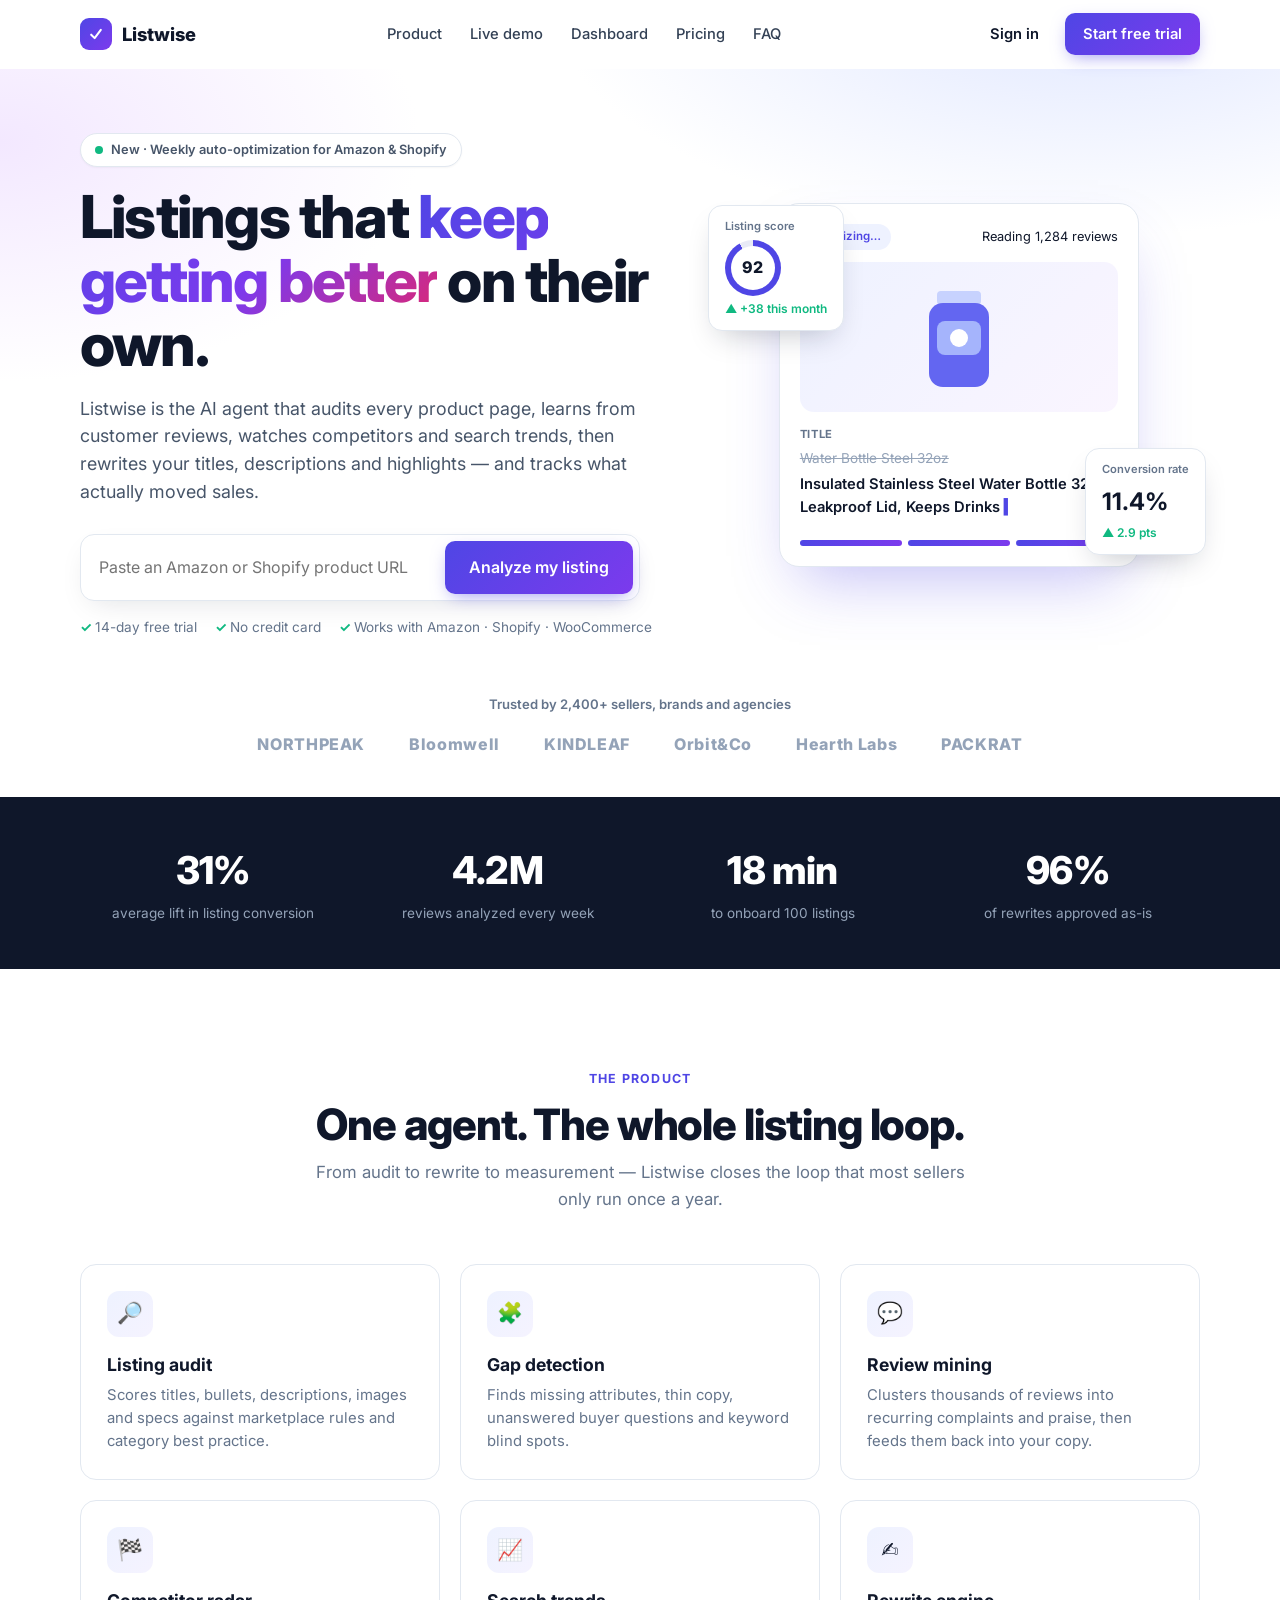
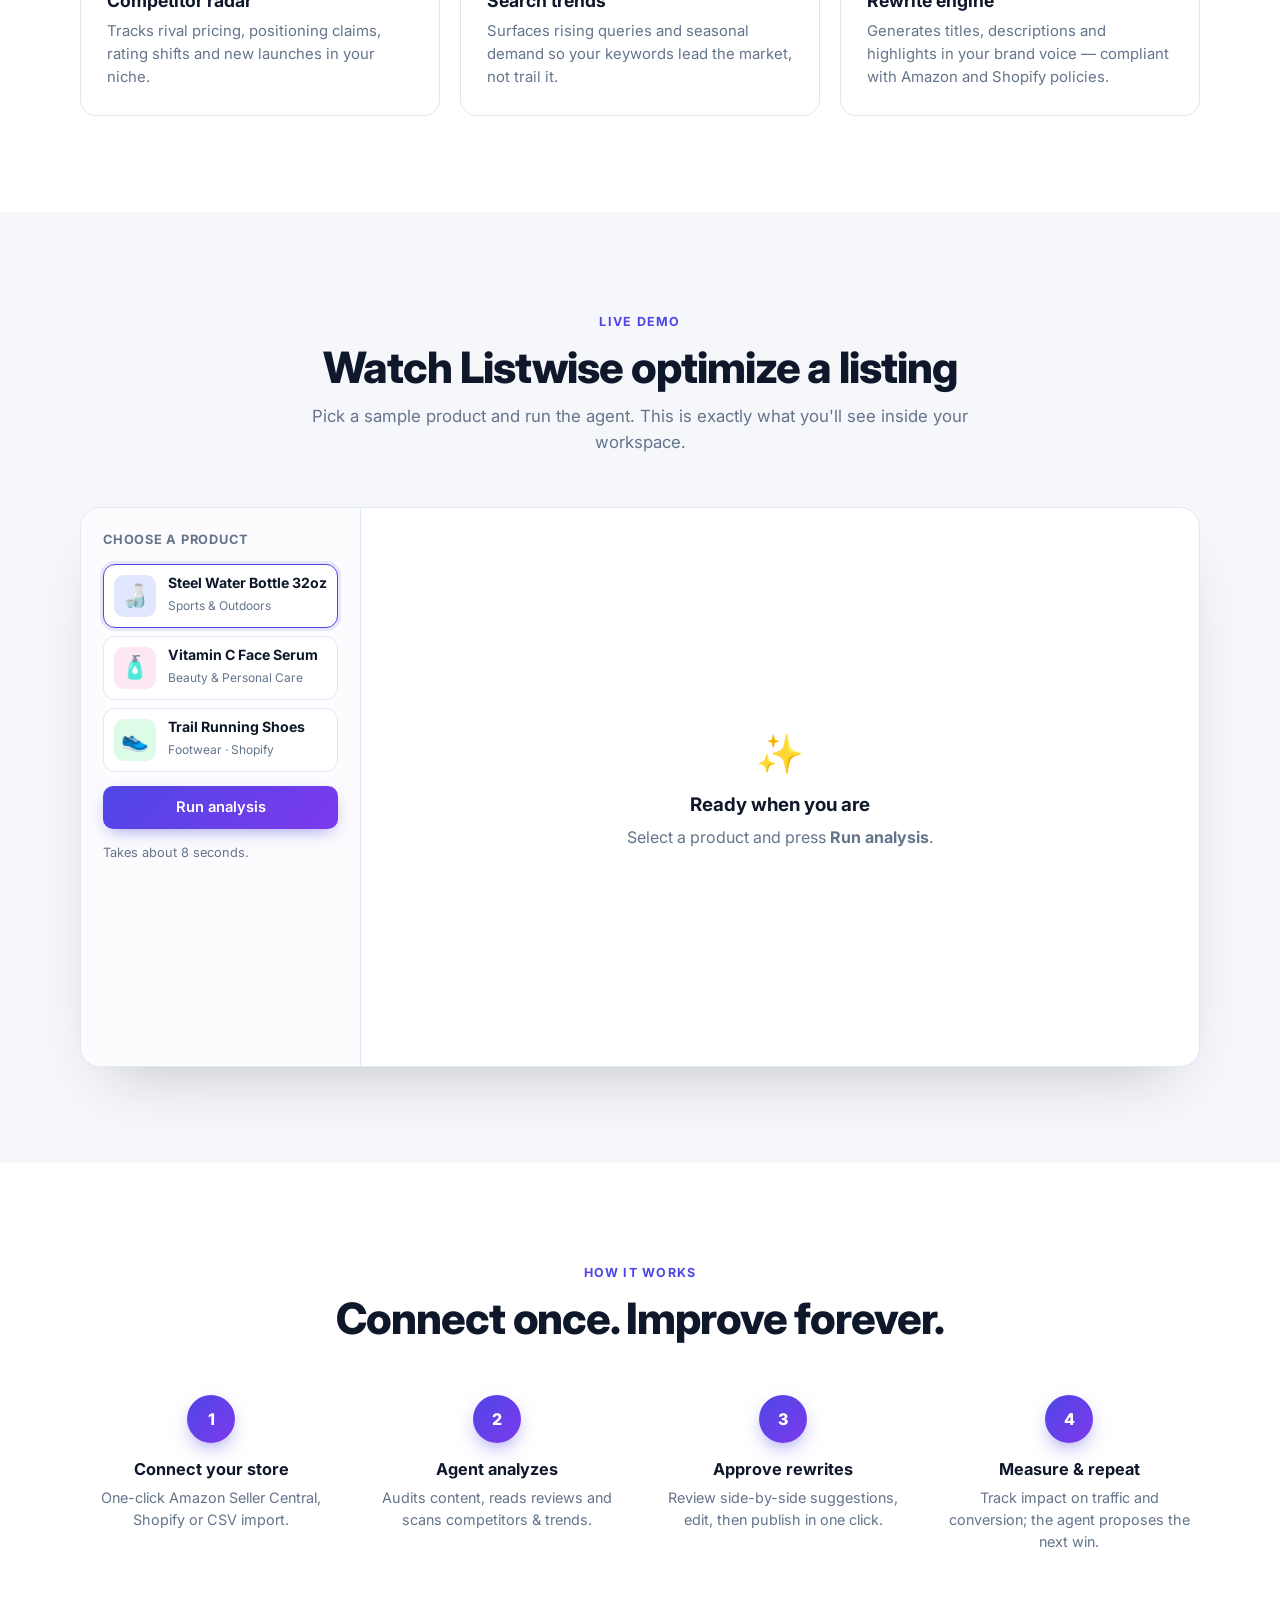
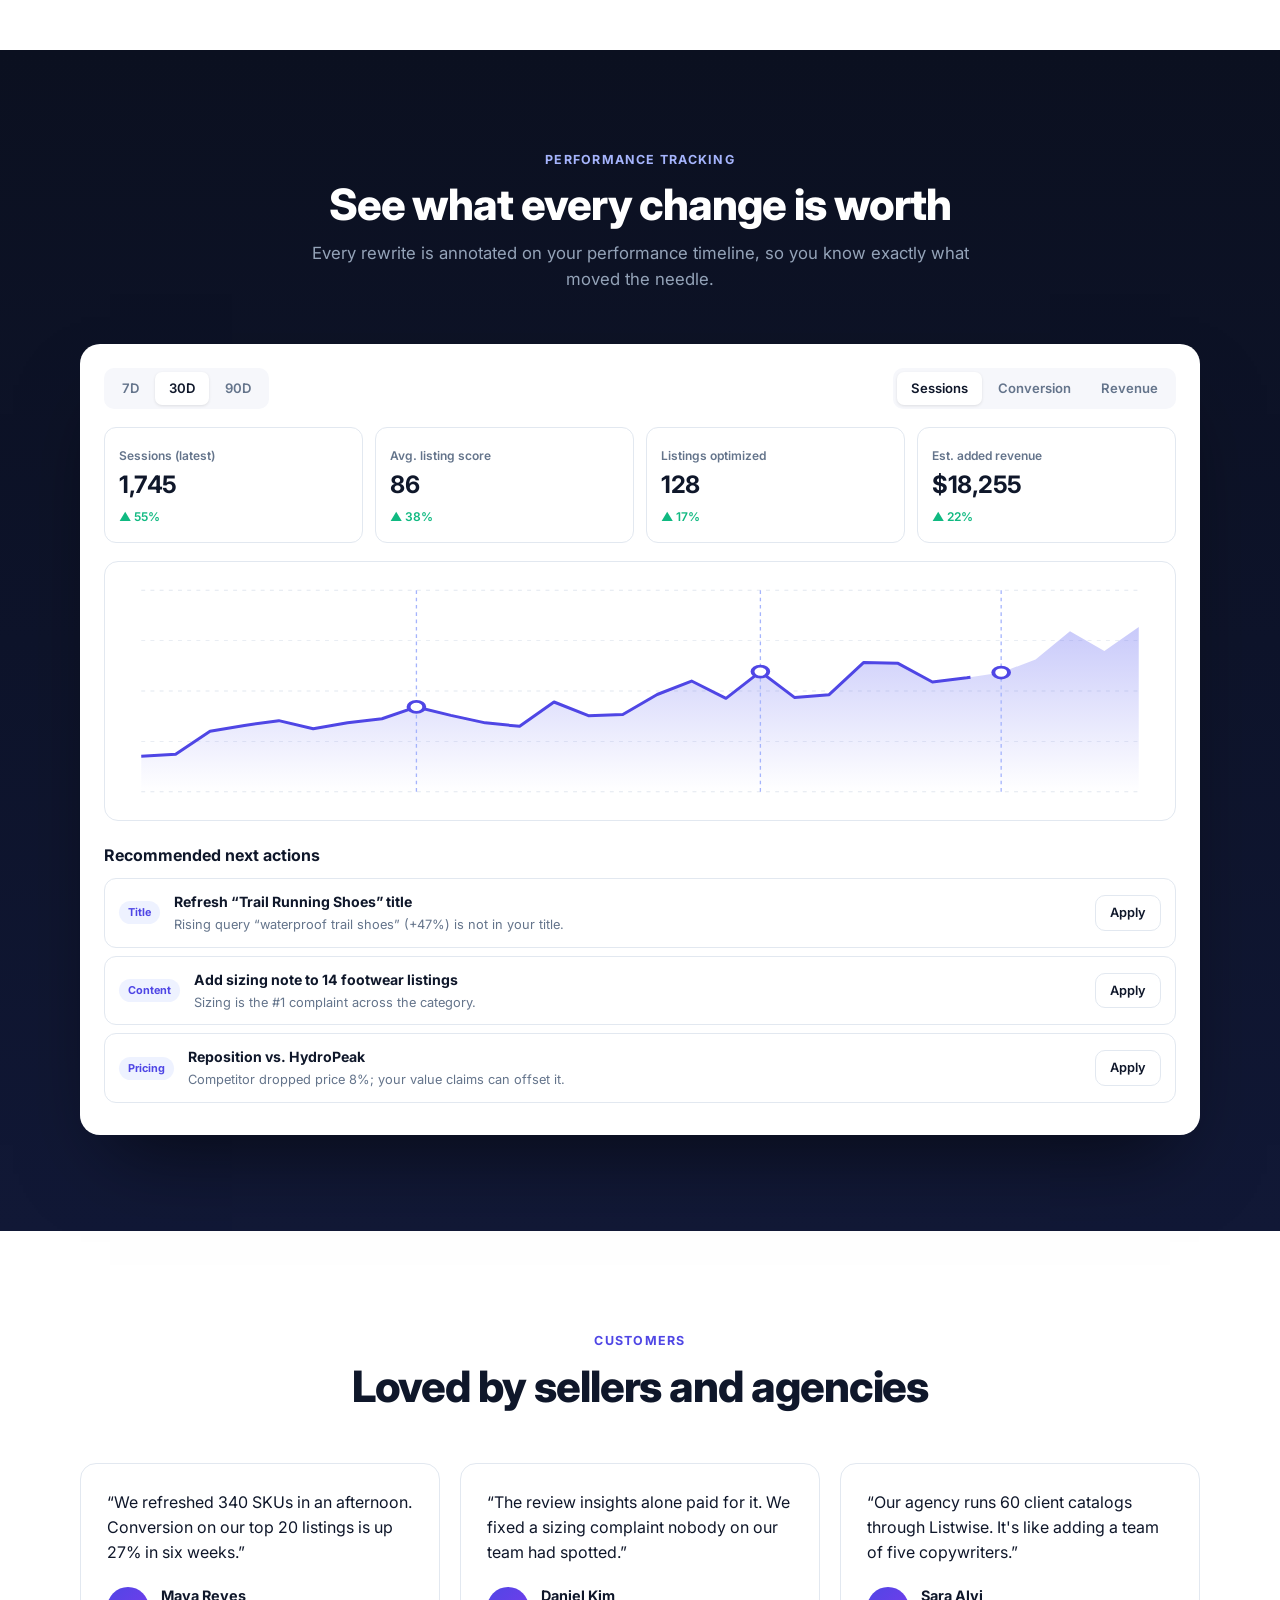
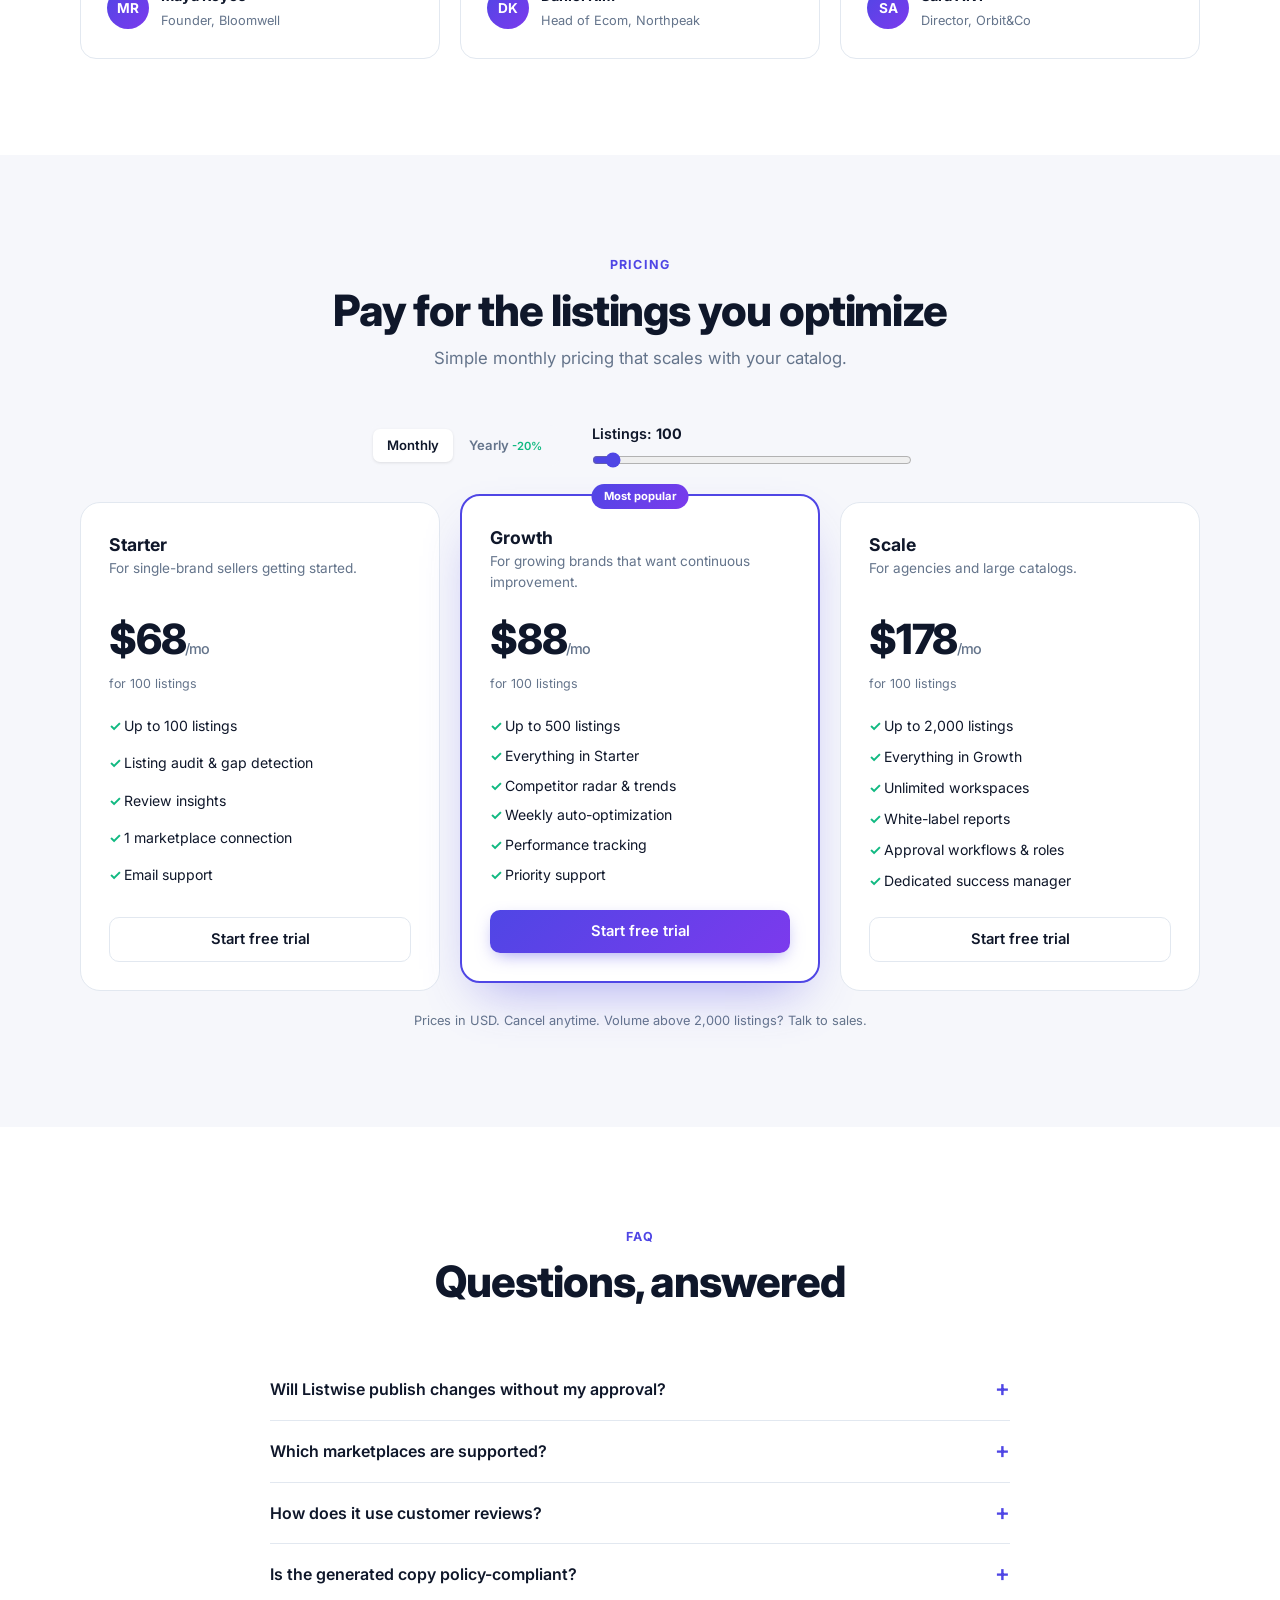
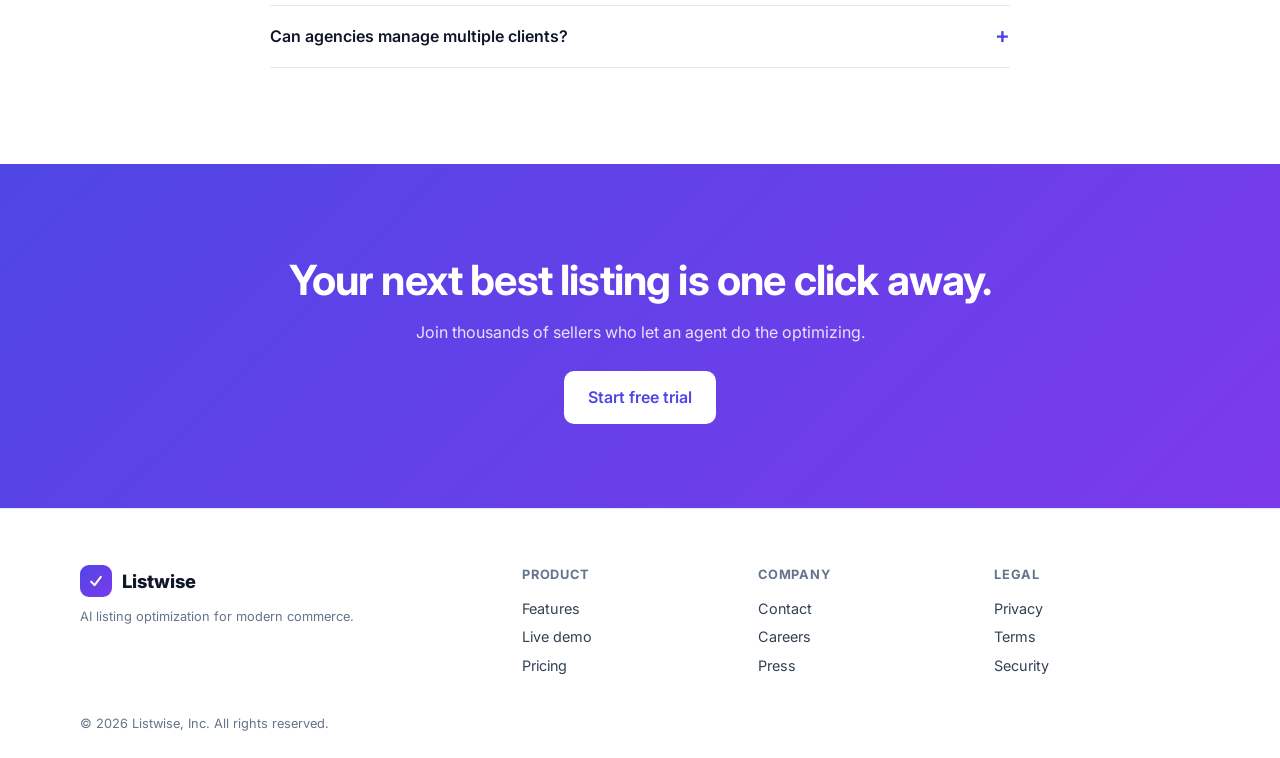
<file: index.html>
<!doctype html>
<html lang="en">
<head>
<meta charset="utf-8">
<meta name="viewport" content="width=device-width,initial-scale=1">
<title>Listwise — AI Product Listing Optimization Agent</title>
<meta name="description" content="Listwise audits your Amazon and Shopify listings, mines reviews, tracks competitors and search trends, and rewrites your content so it keeps converting.">
<link rel="icon" href="data:image/svg+xml,<svg xmlns='http://www.w3.org/2000/svg' viewBox='0 0 32 32'><rect width='32' height='32' rx='8' fill='%234f46e5'/><path d='M9 17l5 5 9-12' stroke='white' stroke-width='3' fill='none' stroke-linecap='round' stroke-linejoin='round'/></svg>">
<link rel="preconnect" href="https://fonts.googleapis.com">
<link rel="preconnect" href="https://fonts.gstatic.com" crossorigin>
<link href="https://fonts.googleapis.com/css2?family=Inter:wght@400;500;600;700;800&display=swap" rel="stylesheet">
<link rel="stylesheet" href="styles.css">
</head>
<body>

<header class="nav" id="nav">
  <div class="wrap nav-in">
    <a href="#top" class="brand"><span class="logo"><svg viewBox="0 0 32 32" width="22" height="22"><path d="M9 17l5 5 9-12" stroke="#fff" stroke-width="3" fill="none" stroke-linecap="round" stroke-linejoin="round"/></svg></span>Listwise</a>
    <nav class="links" id="links">
      <a href="#product">Product</a>
      <a href="#demo">Live demo</a>
      <a href="#dashboard">Dashboard</a>
      <a href="#pricing">Pricing</a>
      <a href="#faq">FAQ</a>
    </nav>
    <div class="nav-cta">
      <button class="btn ghost" data-open="signin">Sign in</button>
      <button class="btn primary" data-open="trial">Start free trial</button>
      <button class="burger" id="burger" aria-label="Menu"><span></span><span></span></button>
    </div>
  </div>
</header>

<main id="top">
<!-- HERO -->
<section class="hero">
  <div class="wrap hero-grid">
    <div class="hero-copy">
      <span class="pill"><i class="dot"></i> New · Weekly auto-optimization for Amazon &amp; Shopify</span>
      <h1>Listings that <span class="grad">keep getting better</span> on their own.</h1>
      <p class="lead">Listwise is the AI agent that audits every product page, learns from customer reviews, watches competitors and search trends, then rewrites your titles, descriptions and highlights — and tracks what actually moved sales.</p>
      <form class="hero-form" id="heroForm">
        <input type="url" id="heroUrl" placeholder="Paste an Amazon or Shopify product URL" aria-label="Product URL" required>
        <button class="btn primary lg" type="submit">Analyze my listing</button>
      </form>
      <ul class="ticks"><li>14-day free trial</li><li>No credit card</li><li>Works with Amazon · Shopify · WooCommerce</li></ul>
    </div>
    <div class="hero-visual" aria-hidden="true">
      <div class="float-card c1">
        <small>Listing score</small>
        <div class="ring mini" style="--v:92"><b>92</b></div>
        <em class="up">▲ +38 this month</em>
      </div>
      <div class="float-card c2">
        <small>Conversion rate</small>
        <b class="big">11.4%</b>
        <em class="up">▲ 2.9 pts</em>
      </div>
      <div class="listing-card">
        <div class="lc-top"><span class="chip">Optimizing…</span><span class="tiny" id="heroStatus">Reading 1,284 reviews</span></div>
        <div class="lc-img"><svg viewBox="0 0 120 120"><rect x="38" y="14" width="44" height="14" rx="4" fill="#c7d2fe"/><rect x="30" y="26" width="60" height="84" rx="14" fill="#6366f1"/><rect x="38" y="44" width="44" height="34" rx="8" fill="#a5b4fc"/><circle cx="60" cy="61" r="9" fill="#fff"/></svg></div>
        <div class="lc-label">Title</div>
        <div class="diff"><s>Water Bottle Steel 32oz</s><span id="heroTitle"></span></div>
        <div class="lc-bars"><i></i><i></i><i></i></div>
      </div>
    </div>
  </div>
  <div class="wrap trust">
    <p>Trusted by 2,400+ sellers, brands and agencies</p>
    <div class="logos"><span>NORTHPEAK</span><span>Bloomwell</span><span>KINDLEAF</span><span>Orbit&amp;Co</span><span>Hearth Labs</span><span>PACKRAT</span></div>
  </div>
</section>

<!-- STATS -->
<section class="stats">
  <div class="wrap stat-grid">
    <div><b data-count="31" data-suffix="%">0</b><span>average lift in listing conversion</span></div>
    <div><b data-count="4.2" data-dec="1" data-suffix="M">0</b><span>reviews analyzed every week</span></div>
    <div><b data-count="18" data-suffix=" min">0</b><span>to onboard 100 listings</span></div>
    <div><b data-count="96" data-suffix="%">0</b><span>of rewrites approved as-is</span></div>
  </div>
</section>

<!-- FEATURES -->
<section class="section" id="product">
  <div class="wrap">
    <div class="head"><span class="eyebrow">The product</span><h2>One agent. The whole listing loop.</h2><p>From audit to rewrite to measurement — Listwise closes the loop that most sellers only run once a year.</p></div>
    <div class="feat-grid">
      <article class="feat"><div class="ico">🔎</div><h3>Listing audit</h3><p>Scores titles, bullets, descriptions, images and specs against marketplace rules and category best practice.</p></article>
      <article class="feat"><div class="ico">🧩</div><h3>Gap detection</h3><p>Finds missing attributes, thin copy, unanswered buyer questions and keyword blind spots.</p></article>
      <article class="feat"><div class="ico">💬</div><h3>Review mining</h3><p>Clusters thousands of reviews into recurring complaints and praise, then feeds them back into your copy.</p></article>
      <article class="feat"><div class="ico">🏁</div><h3>Competitor radar</h3><p>Tracks rival pricing, positioning claims, rating shifts and new launches in your niche.</p></article>
      <article class="feat"><div class="ico">📈</div><h3>Search trends</h3><p>Surfaces rising queries and seasonal demand so your keywords lead the market, not trail it.</p></article>
      <article class="feat"><div class="ico">✍️</div><h3>Rewrite engine</h3><p>Generates titles, descriptions and highlights in your brand voice — compliant with Amazon and Shopify policies.</p></article>
    </div>
  </div>
</section>

<!-- LIVE DEMO -->
<section class="section tint" id="demo">
  <div class="wrap">
    <div class="head"><span class="eyebrow">Live demo</span><h2>Watch Listwise optimize a listing</h2><p>Pick a sample product and run the agent. This is exactly what you'll see inside your workspace.</p></div>

    <div class="demo">
      <aside class="demo-side">
        <h4>Choose a product</h4>
        <div class="samples" id="samples"></div>
        <button class="btn primary block" id="runBtn">Run analysis</button>
        <p class="tiny muted">Takes about 8 seconds.</p>
      </aside>
      <div class="demo-main">
        <div class="empty" id="demoEmpty">
          <div class="spark">✨</div>
          <h3>Ready when you are</h3>
          <p>Select a product and press <b>Run analysis</b>.</p>
        </div>
        <div class="progress" id="progress" hidden>
          <h3 id="progTitle">Working…</h3>
          <ol id="steps"></ol>
          <div class="bar"><i id="bar"></i></div>
        </div>
        <div class="results" id="results" hidden>
          <div class="tabs" role="tablist" id="tabs">
            <button class="on" data-tab="audit">Audit</button>
            <button data-tab="reviews">Reviews</button>
            <button data-tab="market">Market</button>
            <button data-tab="rewrite">Rewrite</button>
          </div>
          <div class="pane on" id="p-audit"></div>
          <div class="pane" id="p-reviews"></div>
          <div class="pane" id="p-market"></div>
          <div class="pane" id="p-rewrite"></div>
        </div>
      </div>
    </div>
  </div>
</section>

<!-- HOW -->
<section class="section">
  <div class="wrap">
    <div class="head"><span class="eyebrow">How it works</span><h2>Connect once. Improve forever.</h2></div>
    <div class="steps-row">
      <div class="st"><span>1</span><h3>Connect your store</h3><p>One-click Amazon Seller Central, Shopify or CSV import.</p></div>
      <div class="st"><span>2</span><h3>Agent analyzes</h3><p>Audits content, reads reviews and scans competitors &amp; trends.</p></div>
      <div class="st"><span>3</span><h3>Approve rewrites</h3><p>Review side-by-side suggestions, edit, then publish in one click.</p></div>
      <div class="st"><span>4</span><h3>Measure &amp; repeat</h3><p>Track impact on traffic and conversion; the agent proposes the next win.</p></div>
    </div>
  </div>
</section>

<!-- DASHBOARD -->
<section class="section dark" id="dashboard">
  <div class="wrap">
    <div class="head light"><span class="eyebrow">Performance tracking</span><h2>See what every change is worth</h2><p>Every rewrite is annotated on your performance timeline, so you know exactly what moved the needle.</p></div>
    <div class="dash">
      <div class="dash-top">
        <div class="seg" id="range"><button data-r="7">7D</button><button class="on" data-r="30">30D</button><button data-r="90">90D</button></div>
        <div class="seg" id="metric"><button class="on" data-m="sessions">Sessions</button><button data-m="conv">Conversion</button><button data-m="revenue">Revenue</button></div>
      </div>
      <div class="kpis" id="kpis"></div>
      <div class="chart-wrap"><svg id="chart" viewBox="0 0 800 260" preserveAspectRatio="none"></svg><div class="tip" id="tip" hidden></div></div>
      <div class="recs">
        <h4>Recommended next actions</h4>
        <div id="recList"></div>
      </div>
    </div>
  </div>
</section>

<!-- TESTIMONIALS -->
<section class="section">
  <div class="wrap">
    <div class="head"><span class="eyebrow">Customers</span><h2>Loved by sellers and agencies</h2></div>
    <div class="quotes">
      <figure><blockquote>“We refreshed 340 SKUs in an afternoon. Conversion on our top 20 listings is up 27% in six weeks.”</blockquote><figcaption><i>MR</i><div><b>Maya Reyes</b><span>Founder, Bloomwell</span></div></figcaption></figure>
      <figure><blockquote>“The review insights alone paid for it. We fixed a sizing complaint nobody on our team had spotted.”</blockquote><figcaption><i>DK</i><div><b>Daniel Kim</b><span>Head of Ecom, Northpeak</span></div></figcaption></figure>
      <figure><blockquote>“Our agency runs 60 client catalogs through Listwise. It's like adding a team of five copywriters.”</blockquote><figcaption><i>SA</i><div><b>Sara Alvi</b><span>Director, Orbit&amp;Co</span></div></figcaption></figure>
    </div>
  </div>
</section>

<!-- PRICING -->
<section class="section tint" id="pricing">
  <div class="wrap">
    <div class="head"><span class="eyebrow">Pricing</span><h2>Pay for the listings you optimize</h2><p>Simple monthly pricing that scales with your catalog.</p></div>
    <div class="price-ctl">
      <div class="seg" id="bill"><button class="on" data-b="m">Monthly</button><button data-b="y">Yearly <em>-20%</em></button></div>
      <label class="slider"><span>Listings: <b id="lcount">100</b></span><input type="range" id="lrange" min="10" max="2000" step="10" value="100"></label>
    </div>
    <div class="plans" id="plans"></div>
    <p class="tiny muted center">Prices in USD. Cancel anytime. Volume above 2,000 listings? <a href="#" data-open="sales">Talk to sales</a>.</p>
  </div>
</section>

<!-- FAQ -->
<section class="section" id="faq">
  <div class="wrap narrow">
    <div class="head"><span class="eyebrow">FAQ</span><h2>Questions, answered</h2></div>
    <div class="faq">
      <details><summary>Will Listwise publish changes without my approval?</summary><p>Never by default. Every rewrite goes to an approval queue. You can enable auto-publish per listing for low-risk updates.</p></details>
      <details><summary>Which marketplaces are supported?</summary><p>Amazon (US, UK, EU, IN), Shopify, WooCommerce and CSV import for everything else.</p></details>
      <details><summary>How does it use customer reviews?</summary><p>Reviews are clustered into themes — complaints, praise and unanswered questions — and turned into copy fixes, FAQ entries and product feedback.</p></details>
      <details><summary>Is the generated copy policy-compliant?</summary><p>Yes. Rewrites are checked against marketplace style rules, banned claims and character limits before they reach you.</p></details>
      <details><summary>Can agencies manage multiple clients?</summary><p>The Scale plan includes unlimited workspaces, white-label reports and role-based access.</p></details>
    </div>
  </div>
</section>

<!-- CTA -->
<section class="cta">
  <div class="wrap">
    <h2>Your next best listing is one click away.</h2>
    <p>Join thousands of sellers who let an agent do the optimizing.</p>
    <button class="btn light lg" data-open="trial">Start free trial</button>
  </div>
</section>
</main>

<footer class="foot">
  <div class="wrap foot-in">
    <div><a href="#top" class="brand"><span class="logo"><svg viewBox="0 0 32 32" width="22" height="22"><path d="M9 17l5 5 9-12" stroke="#fff" stroke-width="3" fill="none" stroke-linecap="round" stroke-linejoin="round"/></svg></span>Listwise</a><p class="muted tiny">AI listing optimization for modern commerce.</p></div>
    <div><h5>Product</h5><a href="#product">Features</a><a href="#demo">Live demo</a><a href="#pricing">Pricing</a></div>
    <div><h5>Company</h5><a href="#" data-open="sales">Contact</a><a href="#" data-open="sales">Careers</a><a href="#" data-open="sales">Press</a></div>
    <div><h5>Legal</h5><a href="#" data-open="legal">Privacy</a><a href="#" data-open="legal">Terms</a><a href="#" data-open="legal">Security</a></div>
  </div>
  <div class="wrap copy tiny muted">© 2026 Listwise, Inc. All rights reserved.</div>
</footer>

<!-- MODAL -->
<div class="modal" id="modal" hidden>
  <div class="card" role="dialog" aria-modal="true">
    <button class="x" id="mx" aria-label="Close">×</button>
    <div id="mbody"></div>
  </div>
</div>
<div class="toast" id="toast" hidden></div>

<script src="app.js"></script>
</body>
</html>
</file>
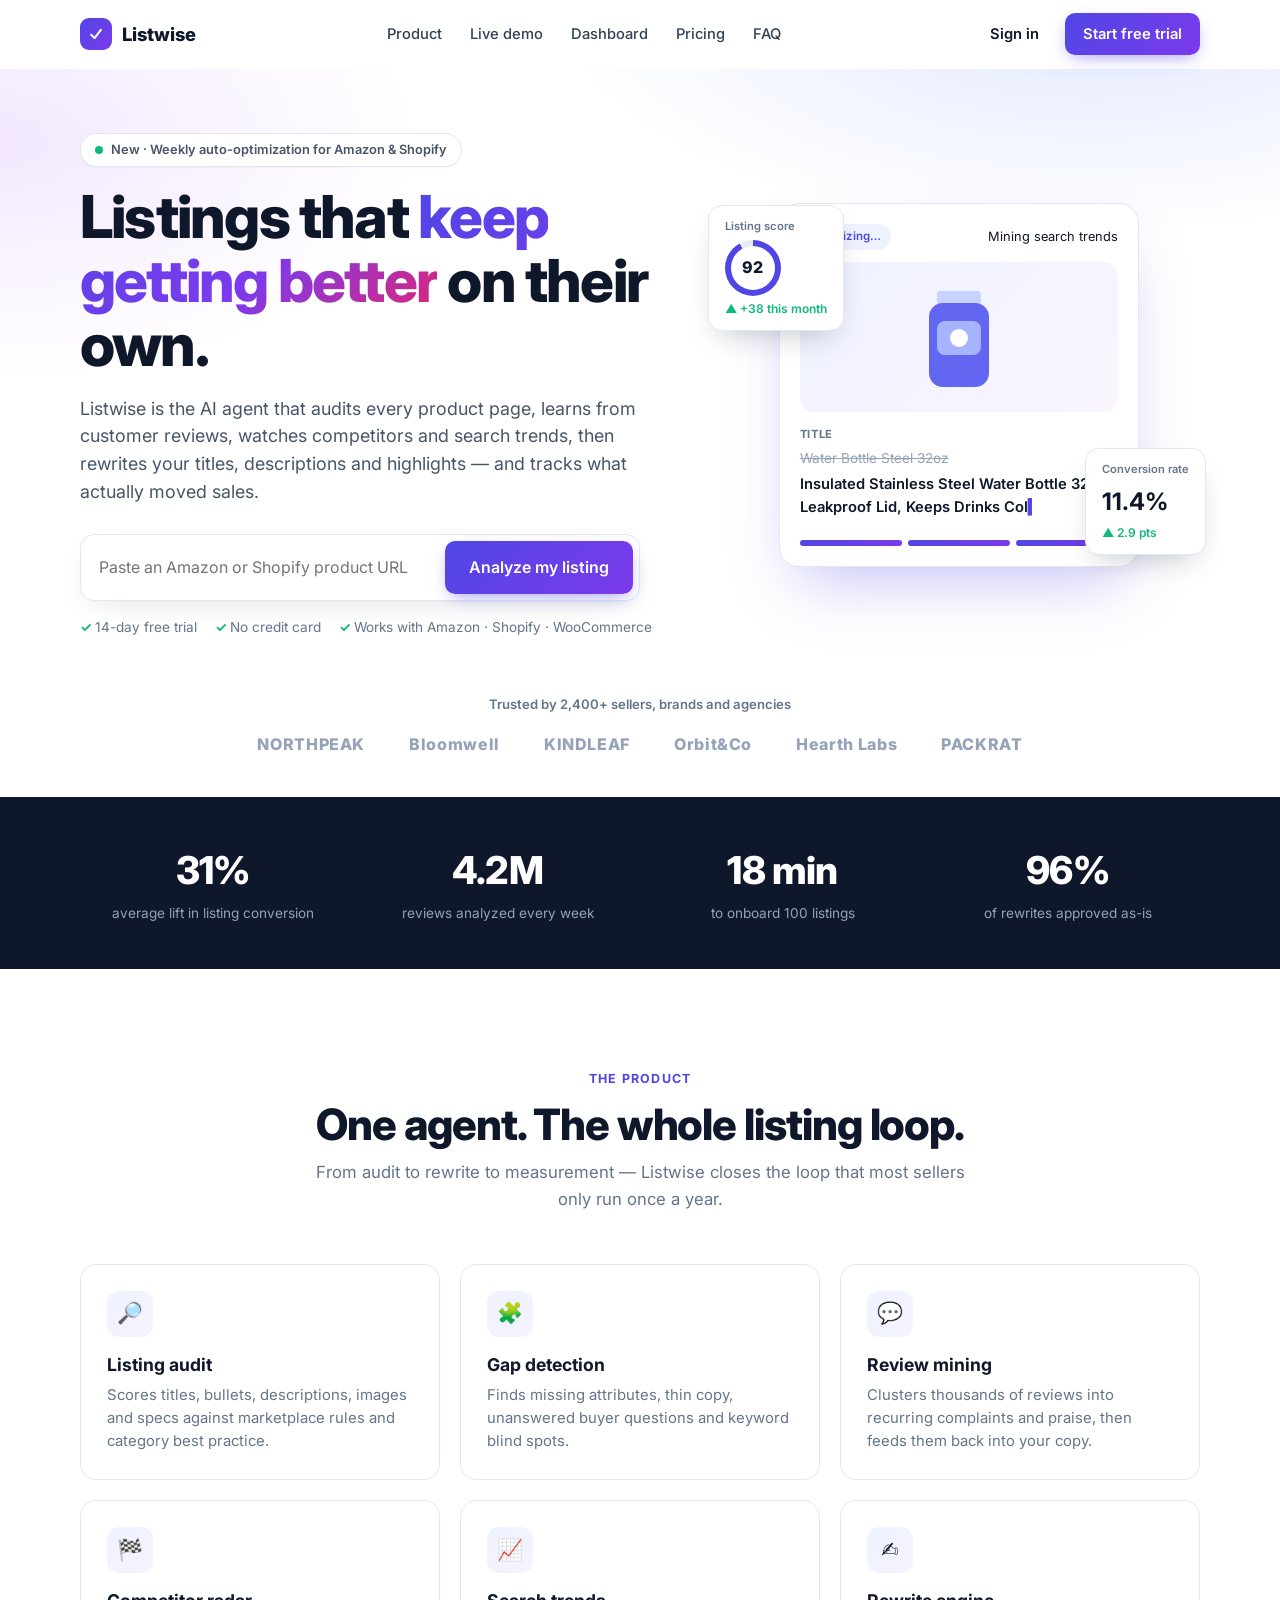
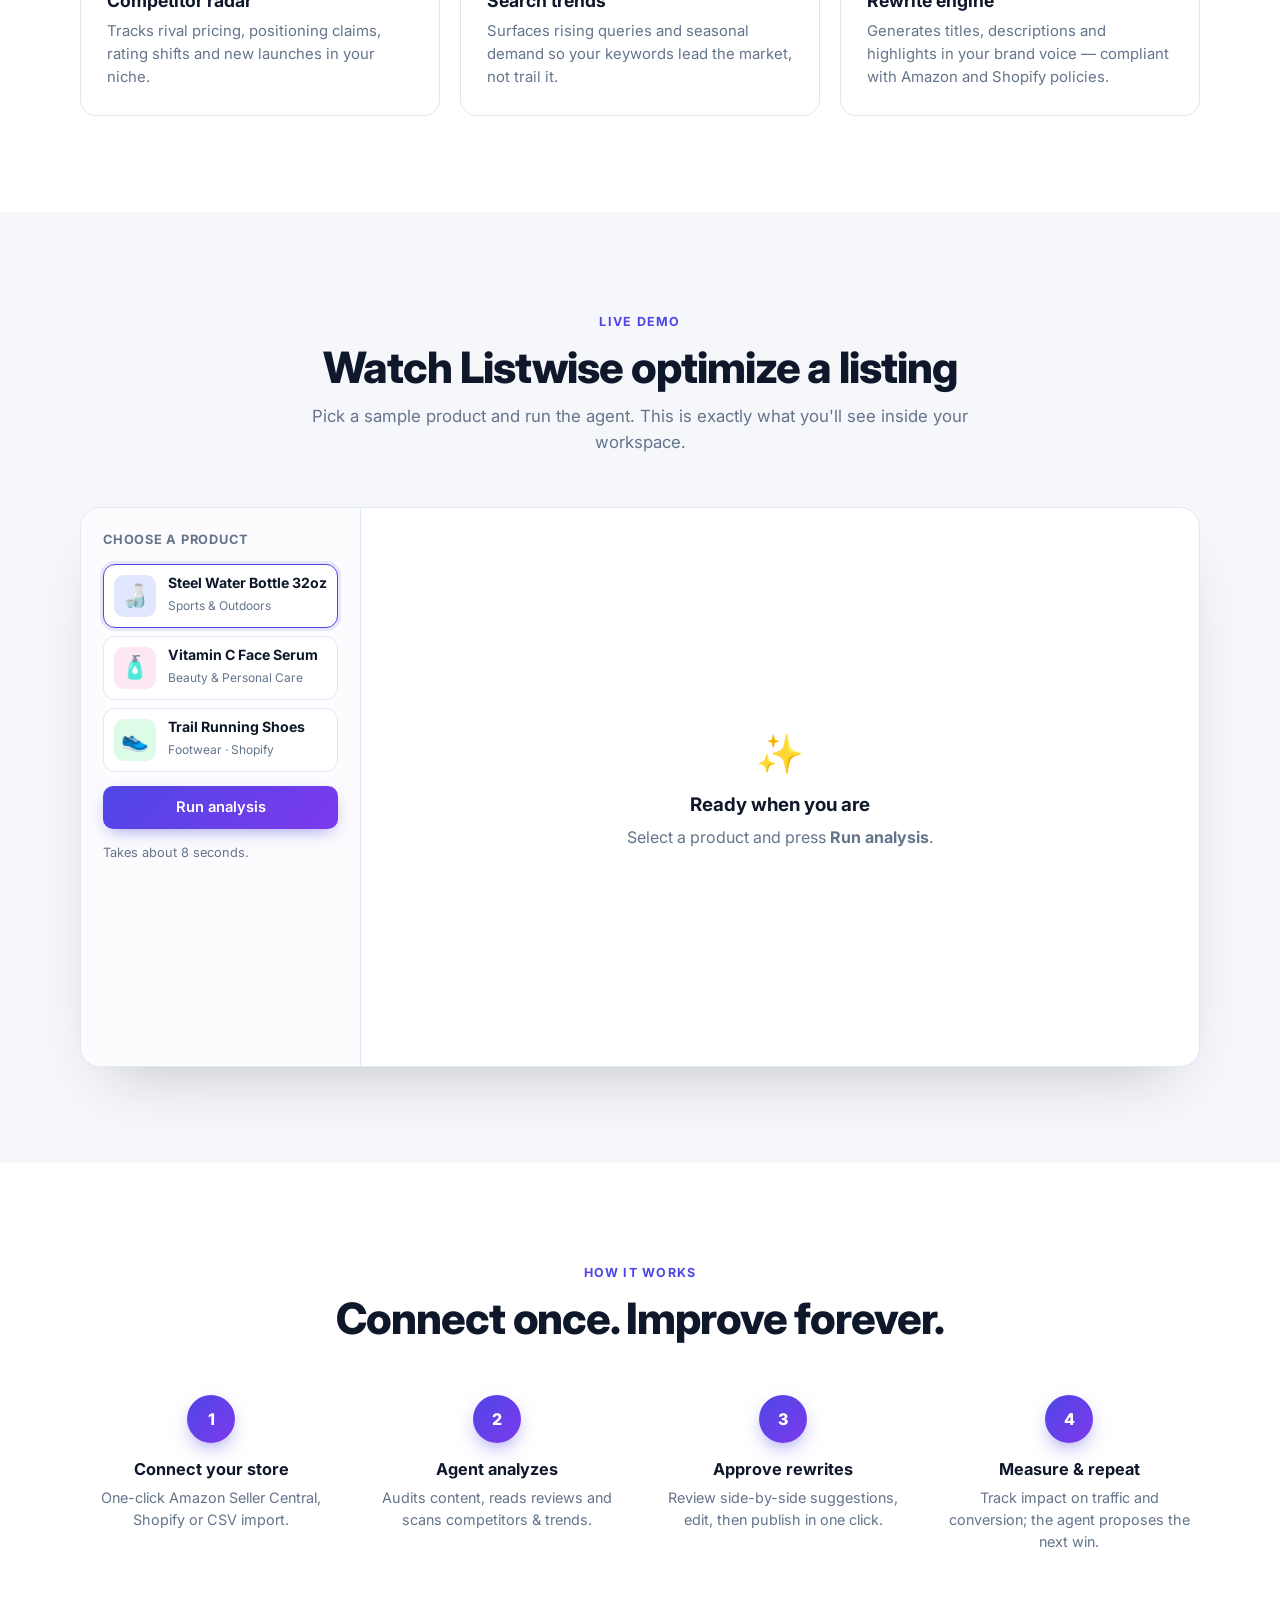
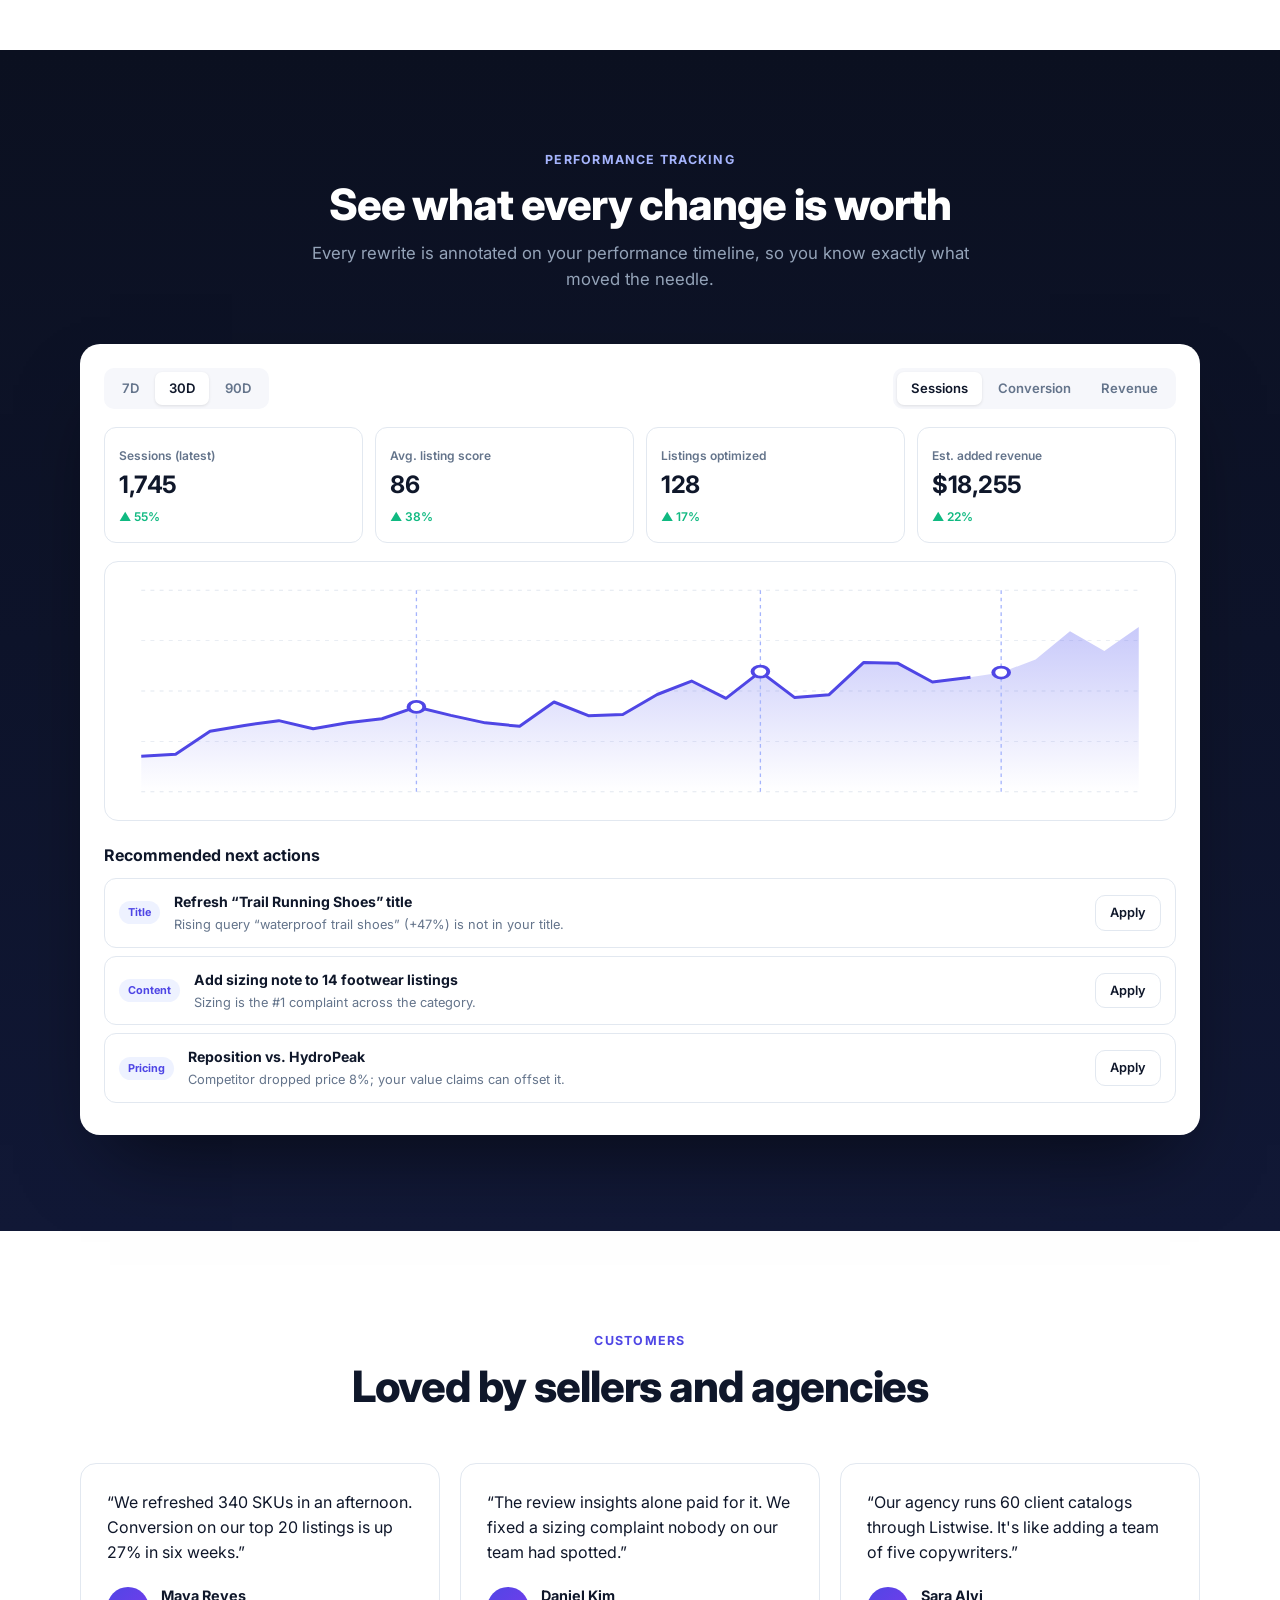
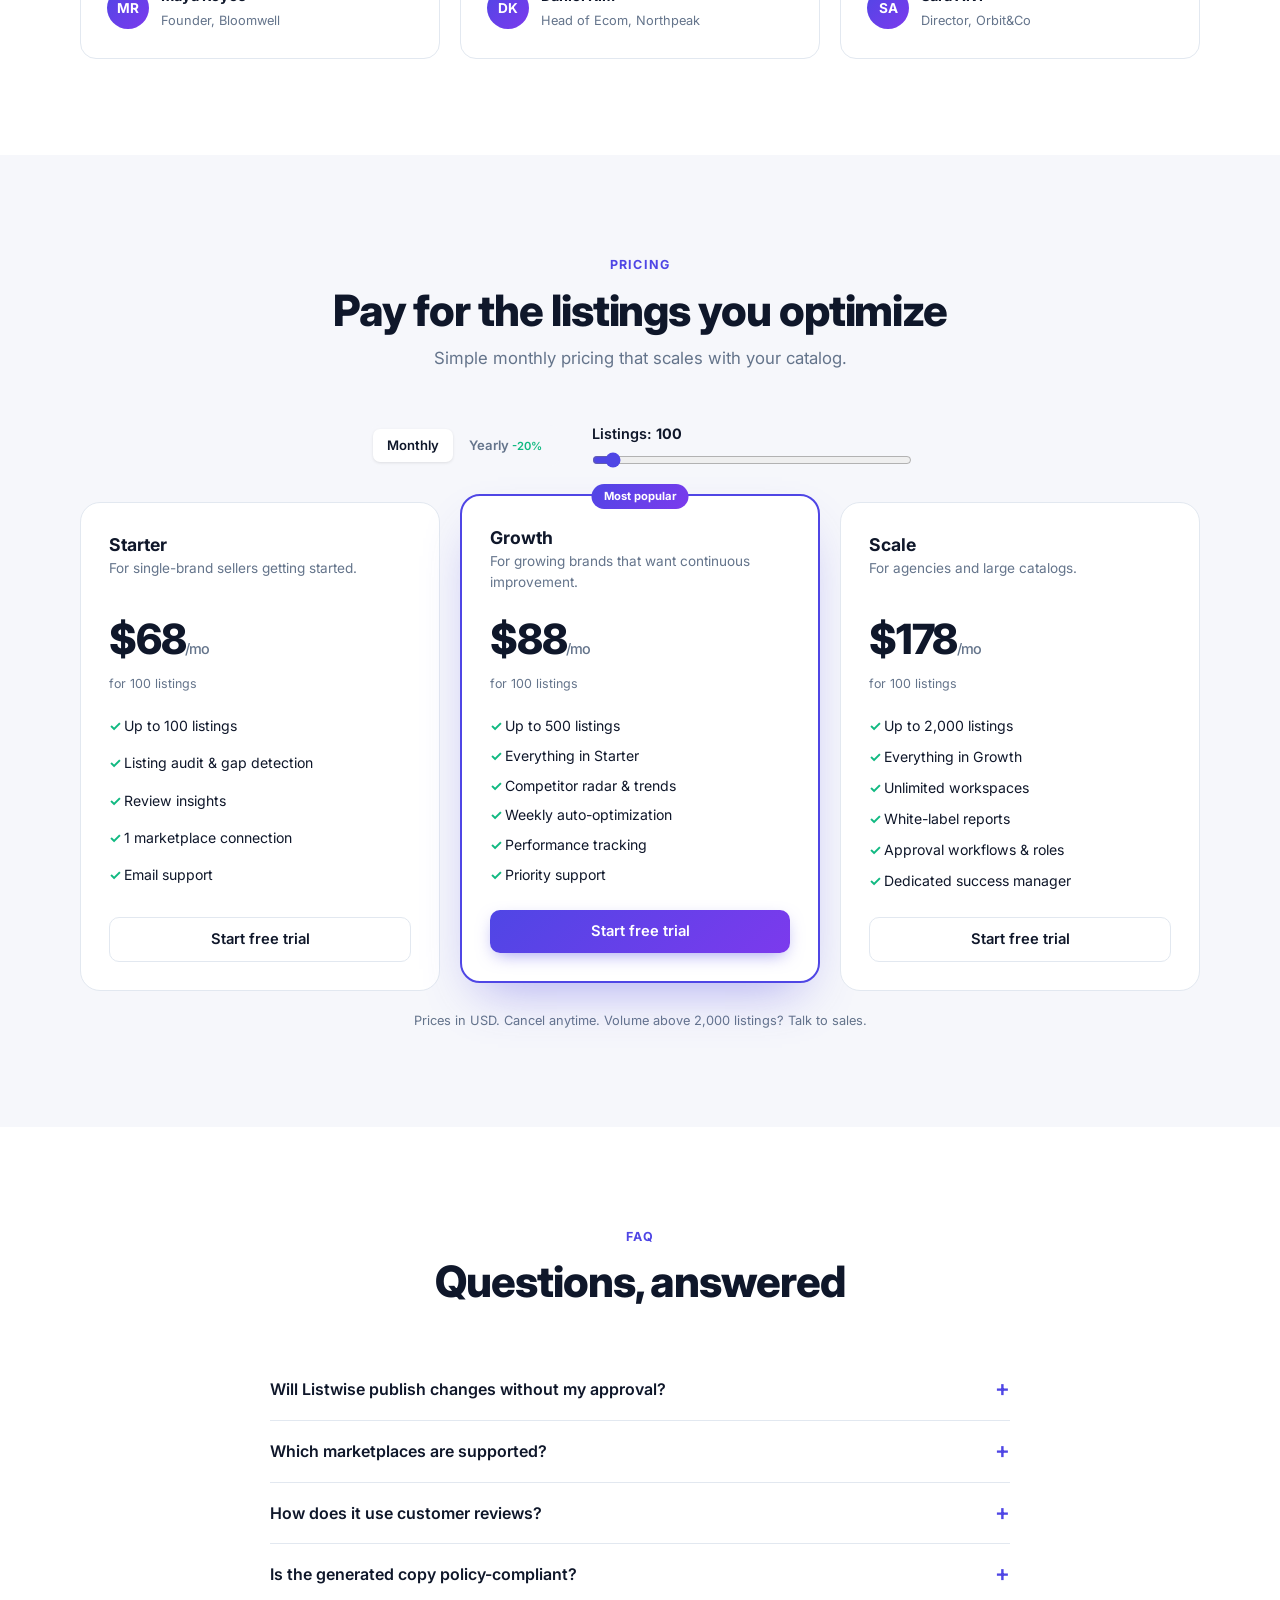
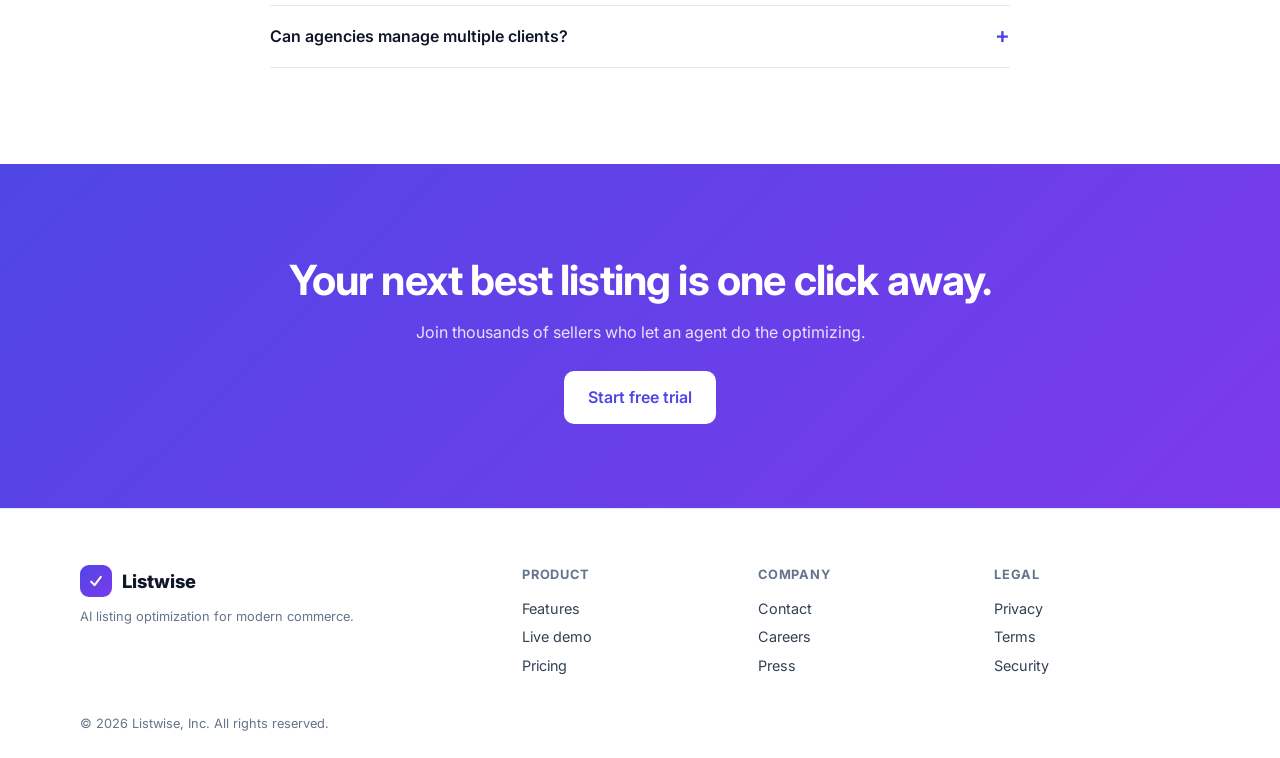
<file: workspace.html>
<!doctype html>
<html lang="en">
<head>
<meta charset="utf-8">
<meta name="viewport" content="width=device-width,initial-scale=1">
<title>Workspace — Listwise</title>
<link rel="icon" href="data:image/svg+xml,<svg xmlns='http://www.w3.org/2000/svg' viewBox='0 0 32 32'><rect width='32' height='32' rx='8' fill='%234f46e5'/><path d='M9 17l5 5 9-12' stroke='white' stroke-width='3' fill='none' stroke-linecap='round' stroke-linejoin='round'/></svg>">
<link href="https://fonts.googleapis.com/css2?family=Inter:wght@400;500;600;700;800&display=swap" rel="stylesheet">
<link rel="stylesheet" href="styles.css">
<link rel="stylesheet" href="workspace.css">
</head>
<body class="ws">
<div class="shell">
  <aside class="side" id="side">
    <a href="workspace.html" class="brand"><span class="logo"><svg viewBox="0 0 32 32" width="22" height="22"><path d="M9 17l5 5 9-12" stroke="#fff" stroke-width="3" fill="none" stroke-linecap="round" stroke-linejoin="round"/></svg></span>Listwise</a>
    <div class="store"><span class="sdot"></span><div><b>Demo Store</b><small>Amazon · Shopify</small></div></div>
    <nav id="menu">
      <small class="grp">Workspace</small>
      <button class="on" data-v="overview"><i data-ic="grid"></i>Overview</button>
      <button data-v="listings"><i data-ic="box"></i>Listings</button>
      <button data-v="insights"><i data-ic="bulb"></i>Insights</button>
      <button data-v="queue"><i data-ic="check"></i>Approval queue <em id="qbadge">0</em></button>
      <small class="grp">Account</small>
      <button data-v="settings"><i data-ic="sliders"></i>Settings</button>
    </nav>
    <div class="side-foot">
      <div class="trial"><div class="trow"><b id="trialDays">14 days left</b><i data-ic="bolt"></i></div><span>Free trial · Growth plan</span><div class="tbar"><u></u></div><button class="btn primary block" id="upg">Upgrade plan</button></div>
      <a href="index.html" class="back"><i data-ic="back"></i>Back to website</a>
    </div>
  </aside>

  <div class="main">
    <header class="top">
      <button class="burger" id="sb" aria-label="Menu"><span></span><span></span></button>
      <div class="crumb"><small>Listwise</small><h1 id="vt">Overview</h1></div>
      <div class="top-r">
        <span class="live"><i></i>Agent active</span>
        <button class="btn out" id="syncBtn"><i data-ic="refresh"></i>Sync store</button>
        <div class="user" id="user"><i id="av">U</i><span id="em"></span><div class="dd" id="dd" hidden><button id="out"><i data-ic="logout"></i>Sign out</button></div></div>
      </div>
    </header>

    <!-- OVERVIEW -->
    <section class="view on" id="v-overview">
      <div class="hello">
        <div><h2 id="greet">Good afternoon</h2><p id="sub"></p></div>
        <button class="btn primary" id="tour"><i data-ic="sparkles"></i>Optimize top opportunity</button>
      </div>
      <div class="kpis" id="kpis"></div>
      <div class="grid2">
        <div class="panel">
          <div class="ph"><div><h3>Performance</h3><small>Published changes are marked on the timeline</small></div>
            <div class="ctl"><div class="seg" id="mt"><button class="on" data-m="revenue">Revenue</button><button data-m="sessions">Sessions</button><button data-m="conv">Conversion</button></div><div class="seg" id="rng"><button data-r="7">7D</button><button class="on" data-r="30">30D</button><button data-r="90">90D</button></div></div></div>
          <div class="chart-wrap" style="height:260px"><svg id="chart" viewBox="0 0 800 260" preserveAspectRatio="none"></svg><div class="tip" id="tip" hidden></div></div>
        </div>
        <div class="panel">
          <div class="ph"><h3>Catalog health</h3><small id="hcount"></small></div>
          <div class="donut-row"><div class="donut" id="donut"><b id="davg">0</b><small>avg score</small></div><ul class="legend" id="legend"></ul></div>
          <div class="ph" style="margin-top:20px"><h3>Agent activity</h3></div>
          <div class="feed" id="feed"></div>
        </div>
      </div>
      <div class="grid2 b">
        <div class="panel flush"><div class="ph pad"><div><h3>Top opportunities</h3><small>Ranked by estimated monthly revenue impact</small></div><button class="btn out sm" data-go="listings">View all</button></div><div id="opps"></div></div>
        <div class="panel"><div class="ph"><div><h3>Recent wins</h3><small>Before vs. after publishing</small></div></div><div id="wins"></div></div>
      </div>
    </section>

    <!-- LISTINGS -->
    <section class="view" id="v-listings">
      <div class="toolbar"><div class="sbox"><i data-ic="search"></i><input id="q" placeholder="Search listings or SKU…"></div>
        <div class="seg" id="flt"><button class="on" data-f="all">All</button><button data-f="todo">Needs work</button><button data-f="pend">In queue</button><button data-f="ok">Optimized</button></div>
        <button class="btn primary" id="optAll"><i data-ic="sparkles"></i>Optimize all low-score</button></div>
      <div class="panel flush"><div class="tw"><table class="tbl"><thead><tr><th>Product</th><th>Channel</th><th>Health</th><th>Top issue</th><th>Est. impact</th><th>Status</th><th></th></tr></thead><tbody id="rows"></tbody></table></div></div>
    </section>

    <!-- INSIGHTS -->
    <section class="view" id="v-insights">
      <div class="kpis k3" id="ikpis"></div>
      <div class="grid2">
        <div class="panel"><div class="ph"><div><h3>What customers complain about</h3><small>Clustered from 4,812 reviews</small></div></div><div id="complaints"></div></div>
        <div class="panel"><div class="ph"><div><h3>Competitor tracker</h3><small>Last 7 days</small></div></div><div id="comps"></div></div>
      </div>
      <div class="panel flush" style="margin-top:20px"><div class="ph pad"><div><h3>Keyword opportunities</h3><small>Rising search terms where you are not yet ranking</small></div></div><div class="tw"><table class="tbl"><thead><tr><th>Keyword</th><th>Monthly searches</th><th>Trend</th><th>Competition</th><th>Your coverage</th><th></th></tr></thead><tbody id="kwrows"></tbody></table></div></div>
    </section>

    <!-- QUEUE -->
    <section class="view" id="v-queue"><div id="queueList"></div></section>

    <!-- SETTINGS -->
    <section class="view" id="v-settings">
      <div class="grid2 b2">
        <div class="panel"><div class="ph"><h3>Store connections</h3></div>
          <div class="conn"><span class="ci amz">A</span><div><b>Amazon Seller Central</b><small>US marketplace</small></div><button class="btn out sm" data-c="Amazon">Connect</button></div>
          <div class="conn"><span class="ci shp">S</span><div><b>Shopify</b><small>demo-store.myshopify.com</small></div><button class="btn out sm" data-c="Shopify">Connect</button></div>
          <div class="conn"><span class="ci csv"><i data-ic="upload"></i></span><div><b>CSV import</b><small>Any other marketplace</small></div><button class="btn out sm" data-c="CSV">Upload</button></div>
        </div>
        <div class="panel"><div class="ph"><h3>Agent preferences</h3></div>
          <label class="tg"><input type="checkbox" id="auto"><div><b>Weekly auto-optimization</b><small>Agent drafts rewrites every Monday. You still approve.</small></div></label>
          <label class="tg"><input type="checkbox" id="mail" checked><div><b>Email me about new insights</b><small>Competitor moves and trend spikes.</small></div></label>
          <label class="tg"><input type="checkbox" id="voice" checked><div><b>Keep my brand voice</b><small>Learns tone from your best-performing listings.</small></div></label>
        </div>
      </div>
    </section>
  </div>
</div>

<div class="drawer" id="drawer" hidden>
  <div class="dback" id="dback"></div>
  <div class="dpanel"><button class="x" id="dx" aria-label="Close">×</button><div id="dbody"></div></div>
</div>
<div class="toast" id="toast" hidden></div>
<script src="workspace.js"></script>
</body>
</html>
</file>
<file: styles.css>
:root{--bg:#fff;--ink:#0f172a;--mut:#64748b;--line:#e2e8f0;--tint:#f6f7fb;--pri:#4f46e5;--pri2:#7c3aed;--ok:#10b981;--warn:#f59e0b;--bad:#ef4444;--r:16px}
*{box-sizing:border-box;margin:0;padding:0}
html{scroll-behavior:smooth;scroll-padding-top:76px}
body{font-family:Inter,system-ui,sans-serif;color:var(--ink);background:var(--bg);line-height:1.55;-webkit-font-smoothing:antialiased}
a{color:inherit;text-decoration:none}
button{font:inherit;cursor:pointer;border:0;background:none;color:inherit}
.wrap{max-width:1160px;margin:0 auto;padding:0 20px}
.narrow{max-width:780px}
.muted{color:var(--mut)}.tiny{font-size:.8rem}.center{text-align:center}
[hidden]{display:none!important}

.btn{display:inline-flex;align-items:center;justify-content:center;gap:8px;padding:10px 18px;border-radius:10px;font-weight:600;font-size:.92rem;transition:.2s}
.btn.primary{background:linear-gradient(135deg,var(--pri),var(--pri2));color:#fff;box-shadow:0 6px 18px -6px rgba(79,70,229,.6)}
.btn.primary:hover{transform:translateY(-1px);box-shadow:0 10px 24px -6px rgba(79,70,229,.7)}
.btn.ghost:hover{background:var(--tint)}
.btn.light{background:#fff;color:var(--pri)}
.btn.lg{padding:14px 24px;font-size:1rem}.btn.block{width:100%}
.btn.out{border:1px solid var(--line)}.btn.out:hover{border-color:var(--pri);color:var(--pri)}

/* nav */
.nav{position:sticky;top:0;z-index:50;background:rgba(255,255,255,.85);backdrop-filter:blur(12px);border-bottom:1px solid transparent;transition:.2s}
.nav.sc{border-color:var(--line)}
.nav-in{display:flex;align-items:center;justify-content:space-between;height:68px;gap:20px}
.brand{display:flex;align-items:center;gap:10px;font-weight:800;font-size:1.15rem}
.logo{width:32px;height:32px;border-radius:9px;background:linear-gradient(135deg,var(--pri),var(--pri2));display:grid;place-items:center}
.links{display:flex;gap:28px;font-size:.92rem;font-weight:500;color:#334155}
.links a:hover{color:var(--pri)}
.nav-cta{display:flex;gap:8px;align-items:center}
.burger{display:none;width:40px;height:40px;flex-direction:column;justify-content:center;gap:5px;align-items:center}
.burger span{width:20px;height:2px;background:var(--ink);transition:.2s}

/* hero */
.hero{padding:64px 0 0;background:radial-gradient(900px 400px at 85% -10%,#e0e7ff 0,transparent 60%),radial-gradient(700px 400px at 0 10%,#f3e8ff 0,transparent 60%)}
.hero-grid{display:grid;grid-template-columns:1.1fr .9fr;gap:48px;align-items:center}
.pill{display:inline-flex;align-items:center;gap:8px;background:#fff;border:1px solid var(--line);padding:6px 14px;border-radius:99px;font-size:.8rem;font-weight:600;color:#475569;box-shadow:0 1px 2px rgba(0,0,0,.04)}
.dot{width:8px;height:8px;border-radius:50%;background:var(--ok);box-shadow:0 0 0 0 rgba(16,185,129,.6);animation:pulse 2s infinite}
@keyframes pulse{70%{box-shadow:0 0 0 8px rgba(16,185,129,0)}100%{box-shadow:0 0 0 0 rgba(16,185,129,0)}}
h1{font-size:clamp(2.2rem,5vw,3.7rem);line-height:1.08;letter-spacing:-.03em;font-weight:800;margin:18px 0}
.grad{background:linear-gradient(135deg,var(--pri),var(--pri2) 60%,#db2777);-webkit-background-clip:text;background-clip:text;color:transparent}
.lead{font-size:1.12rem;color:#475569;max-width:560px}
.hero-form{display:flex;gap:10px;margin:28px 0 16px;background:#fff;border:1px solid var(--line);padding:6px;border-radius:14px;box-shadow:0 10px 30px -12px rgba(15,23,42,.15);max-width:560px}
.hero-form input{flex:1;border:0;outline:0;padding:0 12px;font:inherit;min-width:0;background:none}
.ticks{display:flex;flex-wrap:wrap;gap:6px 18px;list-style:none;font-size:.85rem;color:var(--mut)}
.ticks li:before{content:"✓ ";color:var(--ok);font-weight:700}
.hero-visual{position:relative;min-height:420px;display:grid;place-items:center}
.listing-card{width:100%;max-width:360px;background:#fff;border:1px solid var(--line);border-radius:20px;padding:20px;box-shadow:0 30px 60px -20px rgba(79,70,229,.35);animation:bob 6s ease-in-out infinite}
@keyframes bob{50%{transform:translateY(-8px)}}
.lc-top{display:flex;justify-content:space-between;align-items:center;margin-bottom:12px}
.chip{background:#eef2ff;color:var(--pri);font-weight:600;font-size:.72rem;padding:4px 10px;border-radius:99px}
.lc-img{background:linear-gradient(135deg,#eef2ff,#faf5ff);border-radius:14px;height:150px;display:grid;place-items:center;margin-bottom:14px}
.lc-img svg{height:120px}
.lc-label{font-size:.7rem;font-weight:700;text-transform:uppercase;letter-spacing:.06em;color:var(--mut);margin-bottom:4px}
.diff s{display:block;color:#94a3b8;font-size:.85rem}
.diff span{display:block;font-weight:600;font-size:.92rem;min-height:3.9em;margin-top:4px}
.diff span:after{content:"▍";color:var(--pri);animation:blink 1s steps(1) infinite}
@keyframes blink{50%{opacity:0}}
.lc-bars{display:flex;gap:6px;margin-top:10px}
.lc-bars i{flex:1;height:6px;border-radius:9px;background:linear-gradient(90deg,var(--pri),var(--pri2));animation:fill 3s ease-in-out infinite alternate}
.lc-bars i:nth-child(2){animation-delay:.4s}.lc-bars i:nth-child(3){animation-delay:.8s}
@keyframes fill{from{opacity:.25}to{opacity:1}}
.float-card{position:absolute;background:#fff;border:1px solid var(--line);border-radius:14px;padding:12px 16px;box-shadow:0 14px 30px -12px rgba(15,23,42,.25);display:grid;gap:4px;z-index:2}
.float-card small{font-size:.7rem;color:var(--mut);font-weight:600}
.float-card .big{font-size:1.5rem}
.c1{left:-10px;top:30px;animation:bob 5s ease-in-out infinite}
.c2{right:-6px;bottom:40px;animation:bob 7s ease-in-out infinite reverse}
.up{color:var(--ok);font-style:normal;font-size:.75rem;font-weight:600}
.ring{--v:50;width:84px;height:84px;border-radius:50%;display:grid;place-items:center;background:conic-gradient(var(--c,var(--pri)) calc(var(--v)*1%),#e8eaf6 0);position:relative}
.ring:before{content:"";position:absolute;inset:9px;background:#fff;border-radius:50%}
.ring b{position:relative;font-size:1.5rem;font-weight:800}
.ring.mini{width:56px;height:56px}.ring.mini:before{inset:6px}.ring.mini b{font-size:1rem}
.trust{padding:56px 20px 40px;text-align:center}
.trust p{font-size:.82rem;color:var(--mut);font-weight:600;margin-bottom:18px}
.logos{display:flex;flex-wrap:wrap;justify-content:center;gap:18px 44px;color:#94a3b8;font-weight:800;letter-spacing:.04em}

/* stats */
.stats{background:var(--ink);color:#fff;padding:44px 0}
.stat-grid{display:grid;grid-template-columns:repeat(4,1fr);gap:20px;text-align:center}
.stat-grid b{display:block;font-size:2.4rem;font-weight:800;letter-spacing:-.02em}
.stat-grid span{color:#94a3b8;font-size:.85rem}

/* sections */
.section{padding:96px 0}
.section.tint{background:var(--tint)}
.section.dark{background:linear-gradient(180deg,#0b1020,#111836);color:#fff}
.head{text-align:center;max-width:680px;margin:0 auto 52px}
.head h2{font-size:clamp(1.8rem,3.4vw,2.7rem);letter-spacing:-.025em;line-height:1.15;font-weight:800;margin:10px 0}
.head p{color:var(--mut);font-size:1.05rem}
.head.light p{color:#94a3b8}
.eyebrow{font-size:.78rem;font-weight:700;color:var(--pri);text-transform:uppercase;letter-spacing:.1em}
.dark .eyebrow{color:#a5b4fc}
.feat-grid{display:grid;grid-template-columns:repeat(3,1fr);gap:20px}
.feat{background:#fff;border:1px solid var(--line);border-radius:var(--r);padding:26px;transition:.25s}
.feat:hover{transform:translateY(-4px);box-shadow:0 20px 40px -20px rgba(79,70,229,.35);border-color:#c7d2fe}
.ico{width:46px;height:46px;border-radius:12px;background:linear-gradient(135deg,#eef2ff,#f5f3ff);display:grid;place-items:center;font-size:1.3rem;margin-bottom:14px}
.feat h3{font-size:1.1rem;margin-bottom:6px}.feat p{color:var(--mut);font-size:.93rem}

/* demo */
.demo{display:grid;grid-template-columns:280px 1fr;background:#fff;border:1px solid var(--line);border-radius:20px;overflow:hidden;box-shadow:0 30px 60px -30px rgba(15,23,42,.25);min-height:560px}
.demo-side{padding:22px;border-right:1px solid var(--line);background:#fcfcfe;display:flex;flex-direction:column;gap:14px}
.demo-side h4{font-size:.8rem;text-transform:uppercase;letter-spacing:.06em;color:var(--mut)}
.samples{display:grid;gap:8px}
.sample{display:flex;gap:12px;align-items:center;text-align:left;padding:10px;border:1px solid var(--line);border-radius:12px;background:#fff;transition:.15s}
.sample:hover{border-color:#a5b4fc}
.sample.on{border-color:var(--pri);box-shadow:0 0 0 3px rgba(79,70,229,.12)}
.sample .th{width:42px;height:42px;border-radius:10px;display:grid;place-items:center;font-size:1.4rem;flex:none}
.sample b{display:block;font-size:.88rem;line-height:1.2}.sample span{font-size:.75rem;color:var(--mut)}
.demo-main{padding:28px;min-width:0}
.empty{height:100%;display:grid;place-content:center;text-align:center;color:var(--mut);gap:6px}
.spark{font-size:2.4rem}
.empty h3{color:var(--ink)}
.progress{max-width:460px;margin:60px auto}
.progress h3{margin-bottom:18px}
#steps{list-style:none;display:grid;gap:12px;margin-bottom:22px}
#steps li{display:flex;gap:12px;align-items:center;color:#94a3b8;font-size:.92rem;transition:.3s}
#steps li:before{content:"";width:20px;height:20px;border-radius:50%;border:2px solid var(--line);flex:none}
#steps li.run{color:var(--ink)}
#steps li.run:before{border-color:var(--pri);border-top-color:transparent;animation:spin .8s linear infinite}
#steps li.done{color:var(--ink)}
#steps li.done:before{content:"✓";background:var(--ok);border-color:var(--ok);color:#fff;font-size:.7rem;display:grid;place-items:center;font-weight:700}
@keyframes spin{to{transform:rotate(360deg)}}
.bar{height:6px;background:var(--line);border-radius:9px;overflow:hidden}
.bar i{display:block;height:100%;width:0;background:linear-gradient(90deg,var(--pri),var(--pri2));transition:width .4s}
.tabs{display:flex;gap:4px;border-bottom:1px solid var(--line);margin-bottom:22px;overflow-x:auto}
.tabs button{padding:10px 16px;font-weight:600;font-size:.9rem;color:var(--mut);border-bottom:2px solid transparent;white-space:nowrap}
.tabs button.on{color:var(--pri);border-color:var(--pri)}
.pane{display:none;animation:fade .35s}.pane.on{display:block}
@keyframes fade{from{opacity:0;transform:translateY(6px)}}
.audit-top{display:grid;grid-template-columns:auto 1fr;gap:24px;align-items:center;margin-bottom:22px}
.audit-top .ring{width:112px;height:112px}.audit-top .ring b{font-size:2rem}
.subs{display:grid;grid-template-columns:repeat(2,1fr);gap:10px 24px}
.sub{font-size:.8rem}.sub div{display:flex;justify-content:space-between;margin-bottom:3px;font-weight:600}
.sub i{display:block;height:6px;border-radius:9px;background:var(--line);overflow:hidden}
.sub i u{display:block;height:100%;border-radius:9px;background:var(--c);width:0;transition:width 1s}
.issues{display:grid;gap:10px}
.issue{display:flex;gap:12px;padding:12px 14px;border:1px solid var(--line);border-radius:12px;align-items:flex-start}
.sev{font-size:.65rem;font-weight:800;text-transform:uppercase;padding:3px 8px;border-radius:6px;flex:none;margin-top:2px}
.sev.high{background:#fee2e2;color:#b91c1c}.sev.med{background:#fef3c7;color:#b45309}.sev.low{background:#dbeafe;color:#1d4ed8}
.issue b{font-size:.9rem;display:block}.issue span{font-size:.82rem;color:var(--mut)}
.pane h4{margin:0 0 12px;font-size:.95rem}
.themes{display:grid;gap:12px;margin-bottom:22px}
.theme{display:grid;grid-template-columns:150px 1fr 54px;gap:12px;align-items:center;font-size:.86rem}
.theme i{height:10px;background:var(--line);border-radius:9px;overflow:hidden;display:block}
.theme u{display:block;height:100%;width:0;transition:width 1s;border-radius:9px}
.theme.neg u{background:linear-gradient(90deg,#f87171,var(--bad))}.theme.pos u{background:linear-gradient(90deg,#34d399,var(--ok))}
.theme em{font-style:normal;color:var(--mut);text-align:right}
.quote{background:var(--tint);border-radius:12px;padding:12px 14px;font-size:.85rem;margin-bottom:8px}
.quote small{display:block;color:var(--mut);margin-top:2px}
table.cmp{width:100%;border-collapse:collapse;font-size:.85rem;margin-bottom:22px}
.cmp th,.cmp td{padding:10px 8px;text-align:left;border-bottom:1px solid var(--line)}
.cmp th{font-size:.72rem;text-transform:uppercase;letter-spacing:.05em;color:var(--mut)}
.cmp tr.me td{background:#eef2ff;font-weight:600}
.kws{display:flex;flex-wrap:wrap;gap:8px}
.kw{border:1px solid var(--line);border-radius:99px;padding:6px 12px;font-size:.82rem;display:flex;gap:8px}
.kw b{color:var(--ok)}
.rw{display:grid;gap:16px}
.rw-box{border:1px solid var(--line);border-radius:14px;padding:16px}
.rw-box.new{border-color:#a5b4fc;background:#fafaff}
.rw-box h5{font-size:.7rem;text-transform:uppercase;letter-spacing:.07em;color:var(--mut);margin-bottom:6px;display:flex;justify-content:space-between;align-items:center}
.rw-box.new h5{color:var(--pri)}
.rw-box p,.rw-box li{font-size:.9rem}
.rw-box ul{padding-left:18px;display:grid;gap:4px}
.rw-box s{color:#94a3b8}
.actions{display:flex;gap:10px;margin-top:6px;flex-wrap:wrap}

/* how */
.steps-row{display:grid;grid-template-columns:repeat(4,1fr);gap:24px;position:relative}
.st{text-align:center;padding:0 8px}
.st span{width:48px;height:48px;border-radius:50%;background:linear-gradient(135deg,var(--pri),var(--pri2));color:#fff;font-weight:800;display:grid;place-items:center;margin:0 auto 14px;box-shadow:0 8px 20px -6px rgba(79,70,229,.6)}
.st h3{font-size:1.02rem;margin-bottom:4px}.st p{color:var(--mut);font-size:.9rem}

/* dashboard */
.dash{background:#fff;color:var(--ink);border-radius:20px;padding:24px;box-shadow:0 40px 80px -30px rgba(0,0,0,.6)}
.dash-top{display:flex;justify-content:space-between;gap:12px;flex-wrap:wrap;margin-bottom:18px}
.seg{display:inline-flex;background:var(--tint);padding:4px;border-radius:10px;gap:2px}
.seg button{padding:6px 14px;border-radius:7px;font-size:.82rem;font-weight:600;color:var(--mut)}
.seg button.on{background:#fff;color:var(--ink);box-shadow:0 1px 3px rgba(0,0,0,.1)}
.seg em{font-style:normal;color:var(--ok);font-size:.7rem}
.kpis{display:grid;grid-template-columns:repeat(4,1fr);gap:12px;margin-bottom:18px}
.kpi{border:1px solid var(--line);border-radius:12px;padding:14px}
.kpi small{color:var(--mut);font-size:.75rem;font-weight:600}.kpi b{display:block;font-size:1.5rem;letter-spacing:-.02em}
.chart-wrap{position:relative;height:260px;border:1px solid var(--line);border-radius:14px;padding:10px;margin-bottom:22px}
#chart{width:100%;height:100%;display:block}
.tip{position:absolute;background:var(--ink);color:#fff;font-size:.75rem;padding:6px 10px;border-radius:8px;pointer-events:none;transform:translate(-50%,-120%);white-space:nowrap}
.recs h4{margin-bottom:10px}
.rec{display:flex;gap:14px;align-items:center;padding:12px 14px;border:1px solid var(--line);border-radius:12px;margin-bottom:8px;transition:.25s}
.rec .tag{font-size:.68rem;font-weight:700;background:#eef2ff;color:var(--pri);padding:3px 9px;border-radius:99px;flex:none}
.rec p{flex:1;font-size:.88rem}.rec p b{display:block}.rec p span{color:var(--mut);font-size:.8rem}
.rec .btn{padding:7px 14px;font-size:.8rem}
.rec.done{opacity:.55;background:#f0fdf4}

/* quotes */
.quotes{display:grid;grid-template-columns:repeat(3,1fr);gap:20px}
figure{border:1px solid var(--line);border-radius:var(--r);padding:26px;background:#fff}
blockquote{font-size:1rem;margin-bottom:20px}
figcaption{display:flex;gap:12px;align-items:center}
figcaption i{width:42px;height:42px;border-radius:50%;background:linear-gradient(135deg,var(--pri),var(--pri2));color:#fff;display:grid;place-items:center;font-style:normal;font-weight:700;font-size:.85rem}
figcaption b{display:block;font-size:.9rem}figcaption span{font-size:.8rem;color:var(--mut)}

/* pricing */
.price-ctl{display:flex;justify-content:center;align-items:center;gap:32px;flex-wrap:wrap;margin-bottom:34px}
.slider{display:grid;gap:6px;width:320px;font-size:.9rem;font-weight:600}
.slider input{accent-color:var(--pri);width:100%}
.plans{display:grid;grid-template-columns:repeat(3,1fr);gap:20px;margin-bottom:20px}
.plan{background:#fff;border:1px solid var(--line);border-radius:20px;padding:28px;display:flex;flex-direction:column;position:relative;transition:.25s}
.plan.pop{border:2px solid var(--pri);box-shadow:0 24px 50px -20px rgba(79,70,229,.45);transform:translateY(-8px)}
.plan .badge{position:absolute;top:-12px;left:50%;transform:translateX(-50%);background:linear-gradient(135deg,var(--pri),var(--pri2));color:#fff;font-size:.7rem;font-weight:700;padding:4px 12px;border-radius:99px}
.plan h3{font-size:1.1rem}.plan .d{color:var(--mut);font-size:.85rem;min-height:2.6em}
.plan .pr{font-size:2.6rem;font-weight:800;letter-spacing:-.03em;margin:14px 0 2px}.plan .pr small{font-size:.9rem;color:var(--mut);font-weight:500}
.plan .per{font-size:.78rem;color:var(--mut);margin-bottom:16px}
.plan ul{list-style:none;display:grid;gap:8px;margin:6px 0 24px;font-size:.88rem;flex:1}
.plan li:before{content:"✓ ";color:var(--ok);font-weight:700}
.plan.off{opacity:.5}

/* faq */
.faq details{border-bottom:1px solid var(--line);padding:18px 0}
.faq summary{cursor:pointer;font-weight:600;list-style:none;display:flex;justify-content:space-between;gap:12px}
.faq summary:after{content:"+";font-size:1.4rem;line-height:1;color:var(--pri);transition:.2s}
.faq details[open] summary:after{transform:rotate(45deg)}
.faq p{color:var(--mut);margin-top:10px}

.cta{background:linear-gradient(135deg,var(--pri),var(--pri2));color:#fff;text-align:center;padding:84px 0}
.cta h2{font-size:clamp(1.8rem,3.5vw,2.6rem);letter-spacing:-.02em;margin-bottom:8px}.cta p{opacity:.85;margin-bottom:26px}

.foot{padding:56px 0 24px;border-top:1px solid var(--line)}
.foot-in{display:grid;grid-template-columns:2fr 1fr 1fr 1fr;gap:30px;margin-bottom:34px}
.foot h5{font-size:.8rem;text-transform:uppercase;letter-spacing:.06em;margin-bottom:10px;color:var(--mut)}
.foot-in a:not(.brand){display:block;font-size:.9rem;padding:3px 0;color:#334155}
.foot-in a:hover{color:var(--pri)}
.foot .brand+p{margin-top:10px}

/* modal / toast */
.modal{position:fixed;inset:0;background:rgba(15,23,42,.55);backdrop-filter:blur(4px);z-index:100;display:grid;place-items:center;padding:20px;animation:fade .2s}
.modal .card{background:#fff;border-radius:20px;padding:32px;width:100%;max-width:420px;position:relative;animation:pop .25s}
@keyframes pop{from{transform:scale(.95);opacity:0}}
.x{position:absolute;right:14px;top:10px;font-size:1.8rem;color:var(--mut)}
.card h3{font-size:1.4rem;margin-bottom:4px}.card>div>p{color:var(--mut);font-size:.9rem;margin-bottom:18px}
.card form{display:grid;gap:12px}
.card label{display:grid;gap:4px;font-size:.8rem;font-weight:600}
.card input,.card select,.card textarea{font:inherit;padding:10px 12px;border:1px solid var(--line);border-radius:10px;outline:0}
.card input:focus,.card select:focus,.card textarea:focus{border-color:var(--pri);box-shadow:0 0 0 3px rgba(79,70,229,.15)}
.ok-ico{width:60px;height:60px;border-radius:50%;background:#d1fae5;color:var(--ok);display:grid;place-items:center;font-size:1.8rem;margin-bottom:14px}
.toast{position:fixed;bottom:24px;left:50%;transform:translateX(-50%);background:var(--ink);color:#fff;padding:12px 20px;border-radius:12px;font-size:.88rem;z-index:120;box-shadow:0 14px 30px rgba(0,0,0,.3);animation:fade .25s}

.reveal{opacity:0;transform:translateY(24px);transition:.7s cubic-bezier(.2,.7,.2,1)}
.reveal.in{opacity:1;transform:none}

@media(max-width:960px){
  .hero-grid,.demo{grid-template-columns:1fr}
  .hero-visual{min-height:380px}
  .demo-side{border-right:0;border-bottom:1px solid var(--line)}
  .feat-grid,.quotes,.plans{grid-template-columns:1fr 1fr}
  .steps-row,.stat-grid,.kpis{grid-template-columns:1fr 1fr}
  .plan.pop{transform:none}
}
@media(max-width:720px){
  .links{position:absolute;top:68px;left:0;right:0;background:#fff;flex-direction:column;padding:16px 20px;gap:14px;border-bottom:1px solid var(--line);display:none}
  .links.open{display:flex}
  .burger{display:flex}
  .nav-cta .ghost{display:none}
  .feat-grid,.quotes,.plans,.foot-in{grid-template-columns:1fr}
  .hero-form{flex-direction:column}
  .hero-form .btn{width:100%}
  .c1{left:0}.c2{right:0}
  .theme{grid-template-columns:100px 1fr 44px}
  .subs{grid-template-columns:1fr}
  .audit-top{grid-template-columns:1fr;justify-items:center}
  .section{padding:68px 0}
  .demo-main{padding:18px}
}

.or{display:flex;align-items:center;gap:10px;color:var(--mut);font-size:.78rem}.or:before,.or:after{content:"";flex:1;height:1px;background:var(--line)}
</file>
<file: workspace.css>
body.ws{background:#f4f5fa}
.ic{width:18px;height:18px;stroke:currentColor;fill:none;stroke-width:1.9;stroke-linecap:round;stroke-linejoin:round;flex:none;display:block}
i[data-ic]{display:inline-flex}
.shell{display:grid;grid-template-columns:248px 1fr;min-height:100vh}
.side{background:#fff;border-right:1px solid var(--line);padding:20px 14px;display:flex;flex-direction:column;gap:18px;position:sticky;top:0;height:100vh}
.side .brand{padding:0 8px}
.store{display:flex;gap:10px;align-items:center;background:var(--tint);border-radius:12px;padding:10px 12px}
.store b{display:block;font-size:.85rem;line-height:1.2}.store small{font-size:.72rem;color:var(--mut)}
.sdot{width:10px;height:10px;border-radius:50%;background:var(--ok);box-shadow:0 0 0 4px rgba(16,185,129,.18)}
#menu{display:grid;gap:3px}
.grp{font-size:.68rem;font-weight:700;text-transform:uppercase;letter-spacing:.08em;color:#94a3b8;padding:10px 12px 4px}
#menu button{text-align:left;padding:9px 12px;border-radius:10px;font-weight:600;font-size:.88rem;color:#475569;display:flex;gap:11px;align-items:center;transition:.15s}
#menu button:hover{background:var(--tint)}
#menu button.on{background:#eef2ff;color:var(--pri)}
#menu em{margin-left:auto;background:var(--pri);color:#fff;font-style:normal;font-size:.68rem;border-radius:99px;padding:1px 8px;display:none}
.side-foot{margin-top:auto;display:grid;gap:12px}
.trial{background:linear-gradient(135deg,#eef2ff,#f5f0ff);border-radius:14px;padding:14px;display:grid;gap:4px;font-size:.78rem}
.trow{display:flex;justify-content:space-between;align-items:center;color:var(--pri);font-size:.9rem}
.trial>span{color:var(--mut)}.tbar{height:5px;background:#fff;border-radius:9px;overflow:hidden;margin:6px 0 8px}.tbar u{display:block;height:100%;background:linear-gradient(90deg,var(--pri),var(--pri2))}
.back{font-size:.82rem;color:var(--mut);padding:0 8px;display:flex;gap:6px;align-items:center}
.main{min-width:0}
.top{height:68px;background:rgba(255,255,255,.9);backdrop-filter:blur(10px);border-bottom:1px solid var(--line);display:flex;align-items:center;gap:14px;padding:0 28px;position:sticky;top:0;z-index:20}
.crumb small{font-size:.7rem;color:var(--mut);font-weight:600;text-transform:uppercase;letter-spacing:.06em}
.top h1{font-size:1.15rem;margin:0;letter-spacing:-.01em;line-height:1.2}
.top-r{margin-left:auto;display:flex;gap:12px;align-items:center}
.top .btn{padding:8px 14px;font-size:.84rem}
.live{display:flex;gap:7px;align-items:center;font-size:.78rem;font-weight:600;color:#047857;background:#d1fae5;padding:5px 12px;border-radius:99px}
.live i{width:7px;height:7px;border-radius:50%;background:var(--ok);animation:pulse 2s infinite}
.user{position:relative;display:flex;align-items:center;gap:8px;cursor:pointer;font-size:.84rem;font-weight:600}
.user>i{width:34px;height:34px;border-radius:50%;background:linear-gradient(135deg,var(--pri),var(--pri2));color:#fff;display:grid;place-items:center;font-style:normal;font-weight:700}
.dd{position:absolute;right:0;top:44px;background:#fff;border:1px solid var(--line);border-radius:10px;box-shadow:0 14px 30px rgba(0,0,0,.12);padding:6px;min-width:150px}
.dd button{padding:8px 12px;width:100%;text-align:left;border-radius:8px;font-size:.85rem;display:flex;gap:8px;align-items:center}.dd button:hover{background:var(--tint)}
.view{display:none;padding:26px 28px 40px;animation:fade .3s}.view.on{display:block}
.hello{display:flex;justify-content:space-between;gap:16px;align-items:center;margin-bottom:20px;flex-wrap:wrap}
.hello h2{font-size:1.5rem;letter-spacing:-.02em}.hello p{color:var(--mut);font-size:.92rem}.hello p b{color:var(--ink)}
.hello .btn{gap:8px}
.view .kpis{grid-template-columns:repeat(4,1fr);margin-bottom:20px;gap:16px}
.kpis.k3{grid-template-columns:repeat(3,1fr)}
.view .kpi{background:#fff;border:1px solid var(--line);border-radius:16px;padding:18px;display:grid;gap:4px;position:relative;overflow:hidden}
.kh{display:flex;justify-content:space-between;align-items:center}
.kico{width:38px;height:38px;border-radius:11px;display:grid;place-items:center;background:var(--bg2,#eef2ff);color:var(--fg2,var(--pri))}
.kpi small{color:var(--mut);font-size:.78rem;font-weight:600}
.kpi b{font-size:1.7rem;letter-spacing:-.025em;line-height:1.1;margin-top:8px}
.kf{display:flex;align-items:flex-end;justify-content:space-between;gap:8px}
.dl{font-size:.76rem;font-weight:700;color:#047857;background:#d1fae5;padding:2px 8px;border-radius:99px;display:inline-flex;gap:3px;align-items:center}
.dl .ic{width:12px;height:12px;stroke-width:2.6}
.kf svg.sp{width:84px;height:30px}
.grid2{display:grid;grid-template-columns:1.6fr 1fr;gap:20px;margin-bottom:20px}
.grid2.b{grid-template-columns:1.4fr 1fr}.grid2.b2{grid-template-columns:1fr 1fr}
.panel{background:#fff;border:1px solid var(--line);border-radius:16px;padding:20px;min-width:0}
.panel.flush{padding:0;overflow:hidden}
.ph{display:flex;justify-content:space-between;align-items:flex-start;gap:12px;margin-bottom:14px;flex-wrap:wrap}
.ph.pad{padding:20px 20px 0}
.ph h3{font-size:1rem}.ph small{color:var(--mut);font-size:.78rem}
.ctl{display:flex;gap:8px;flex-wrap:wrap}
.panel .seg button{padding:5px 11px;font-size:.78rem}
.donut-row{display:flex;gap:20px;align-items:center}
.donut{--a:0;--b:0;width:112px;height:112px;border-radius:50%;background:conic-gradient(#10b981 calc(var(--a)*1%),#f59e0b 0 calc((var(--a) + var(--b))*1%),#ef4444 0);display:grid;place-content:center;text-align:center;position:relative;flex:none}
.donut:before{content:"";position:absolute;inset:12px;background:#fff;border-radius:50%}
.donut b,.donut small{position:relative;line-height:1.1}.donut b{font-size:1.7rem}.donut small{font-size:.65rem;color:var(--mut)}
.legend{list-style:none;display:grid;gap:8px;font-size:.83rem;flex:1}
.legend li{display:flex;align-items:center;gap:8px}.legend i{width:9px;height:9px;border-radius:3px}.legend b{margin-left:auto}
.feed{display:grid;gap:0;max-height:260px;overflow:auto}
.fi{display:flex;gap:11px;padding:10px 0;border-bottom:1px solid var(--line);font-size:.83rem}
.fi:last-child{border:0}
.fi .fico{width:30px;height:30px;border-radius:9px;display:grid;place-items:center;flex:none}
.fi .fico .ic{width:15px;height:15px}
.fi b{display:block;font-weight:600}.fi small{color:var(--mut);font-size:.74rem}
.t-ind{background:#eef2ff;color:var(--pri)}.t-grn{background:#d1fae5;color:#047857}.t-amb{background:#fef3c7;color:#b45309}.t-red{background:#fee2e2;color:#b91c1c}.t-blu{background:#dbeafe;color:#1d4ed8}
.opp{display:grid;grid-template-columns:1fr auto auto;gap:16px;align-items:center;padding:14px 20px;border-top:1px solid var(--line)}
.opp .why{font-size:.78rem;color:var(--mut)}
.money{font-weight:800;color:#047857;font-size:.95rem;text-align:right}.money small{display:block;font-weight:500;color:var(--mut);font-size:.68rem}
.pn{display:flex;gap:12px;align-items:center;font-weight:600;font-size:.88rem;min-width:0}
.pn small{display:block;color:var(--mut);font-weight:500;font-size:.74rem}
.pt{width:40px;height:40px;border-radius:11px;display:grid;place-items:center;flex:none}
.pt .ic{width:20px;height:20px}
.win{padding:12px 0;border-bottom:1px solid var(--line)}.win:last-child{border:0}
.win .wr{display:flex;gap:8px;margin-top:8px}
.chip2{flex:1;background:var(--tint);border-radius:10px;padding:8px 10px;font-size:.72rem;color:var(--mut)}
.chip2 b{display:block;color:var(--ink);font-size:.9rem}.chip2 b em{font-style:normal;color:#047857;font-size:.72rem;margin-left:4px}
.toolbar{display:flex;gap:10px;margin-bottom:16px;flex-wrap:wrap;align-items:center}
.sbox{flex:1;min-width:200px;display:flex;align-items:center;gap:8px;background:#fff;border:1px solid var(--line);border-radius:10px;padding:0 12px;color:var(--mut)}
.sbox input{border:0;outline:0;font:inherit;padding:9px 0;width:100%;background:none;color:var(--ink)}
.toolbar .seg{background:#e9ebf5}.toolbar .btn{gap:8px}
.tw{overflow-x:auto}
.tbl{width:100%;border-collapse:collapse;font-size:.86rem;min-width:760px}
.tbl th{text-align:left;font-size:.7rem;text-transform:uppercase;letter-spacing:.06em;color:var(--mut);padding:12px 16px;border-bottom:1px solid var(--line);background:#fafbfe;font-weight:700}
.tbl td{padding:13px 16px;border-bottom:1px solid var(--line);vertical-align:middle}
.tbl tr:last-child td{border:0}.tbl tbody tr:hover{background:#fafbff}
.hb{display:flex;align-items:center;gap:10px;min-width:120px}.hb i{flex:1;height:6px;background:#e8eaf3;border-radius:9px;overflow:hidden;display:block}.hb u{display:block;height:100%;border-radius:9px}.hb b{width:24px;font-size:.82rem}
.chn{font-size:.72rem;font-weight:700;padding:3px 9px;border-radius:7px}.chn.amz{background:#fff4e0;color:#b45309}.chn.shp{background:#e6f6ec;color:#15803d}
.st-b{font-size:.72rem;font-weight:700;padding:3px 10px;border-radius:99px;white-space:nowrap}
.st-b.todo{background:#fee2e2;color:#b91c1c}.st-b.pend{background:#fef3c7;color:#b45309}.st-b.ok{background:#d1fae5;color:#047857}
.iss{color:var(--mut);font-size:.8rem;max-width:230px}
.btn.sm{padding:6px 12px;font-size:.78rem}
.rv{margin-bottom:14px}.rv .rt{display:flex;justify-content:space-between;font-size:.85rem;font-weight:600;margin-bottom:5px}.rv .rt span{color:var(--mut);font-weight:500;font-size:.76rem}
.rv i{display:block;height:8px;background:#eef0f7;border-radius:9px;overflow:hidden}.rv u{display:block;height:100%;background:linear-gradient(90deg,#fb923c,#ef4444);border-radius:9px}
.rv p{font-size:.78rem;color:var(--mut);margin-top:5px;display:flex;justify-content:space-between;gap:8px;align-items:center}
.cmp-i{display:flex;gap:12px;align-items:center;padding:11px 0;border-bottom:1px solid var(--line);font-size:.84rem}.cmp-i:last-child{border:0}
.cmp-i .pn{flex:1}.cmp-i em{font-style:normal;font-weight:700;font-size:.78rem}
.dn{color:#b91c1c}.upc{color:#047857}
.pill2{font-size:.7rem;font-weight:700;padding:2px 9px;border-radius:99px}
.qi{background:#fff;border:1px solid var(--line);border-radius:16px;padding:18px;margin-bottom:14px;display:flex;gap:16px;align-items:center;flex-wrap:wrap}
.qi .pn{flex:1;min-width:220px}
.empty2{text-align:center;color:var(--mut);padding:70px 0;background:#fff;border:1px dashed var(--line);border-radius:16px}
.empty2 .eico{width:56px;height:56px;border-radius:50%;background:#d1fae5;color:#047857;display:grid;place-items:center;margin:0 auto 12px}.empty2 .eico .ic{width:26px;height:26px}
.empty2 h3{color:var(--ink)}
.conn{display:flex;gap:14px;align-items:center;padding:14px 0;border-bottom:1px solid var(--line)}.conn:last-child{border:0}
.conn div{flex:1}.conn b{display:block;font-size:.9rem}.conn small{color:var(--mut);font-size:.78rem}
.ci{width:40px;height:40px;border-radius:11px;display:grid;place-items:center;font-weight:800;color:#fff}
.ci.amz{background:#f59e0b}.ci.shp{background:#16a34a}.ci.csv{background:#64748b}
.tg{display:flex;gap:12px;padding:12px 0;border-bottom:1px solid var(--line);cursor:pointer;align-items:flex-start}.tg:last-child{border:0}
.tg input{accent-color:var(--pri);width:18px;height:18px;margin-top:2px}.tg b{display:block;font-size:.9rem}.tg small{color:var(--mut);font-size:.78rem}
.drawer{position:fixed;inset:0;z-index:90}
.dback{position:absolute;inset:0;background:rgba(15,23,42,.45)}
.dpanel{position:absolute;right:0;top:0;bottom:0;width:min(580px,100%);background:#fff;padding:28px;overflow:auto;animation:slide .25s;box-shadow:-20px 0 50px rgba(0,0,0,.15)}
@keyframes slide{from{transform:translateX(40px);opacity:0}}
.dpanel h3{font-size:1.25rem}.dpanel .x{position:absolute;right:16px;top:12px;font-size:1.8rem;color:var(--mut)}
.dhead{display:flex;gap:14px;align-items:center;margin-bottom:18px}
.dscore{display:flex;gap:10px;margin-bottom:18px}
.dscore .chip2{text-align:center}
.dpanel .progress{margin:30px 0}
.dpanel ol{list-style:none;display:grid;gap:12px;margin-bottom:22px}
.dpanel ol li{display:flex;gap:12px;align-items:center;color:#94a3b8;font-size:.92rem}
.dpanel ol li:before{content:"";width:20px;height:20px;border-radius:50%;border:2px solid var(--line);flex:none}
.dpanel ol li.run{color:var(--ink)}.dpanel ol li.run:before{border-color:var(--pri);border-top-color:transparent;animation:spin .8s linear infinite}
.dpanel ol li.done{color:var(--ink)}.dpanel ol li.done:before{content:"✓";background:var(--ok);border-color:var(--ok);color:#fff;font-size:.7rem;display:grid;place-items:center;font-weight:700}
@media(max-width:1100px){.view .kpis{grid-template-columns:1fr 1fr}.grid2,.grid2.b,.grid2.b2{grid-template-columns:1fr}}
@media(max-width:900px){
  .shell{grid-template-columns:1fr}
  .side{position:fixed;left:0;top:0;z-index:60;width:256px;transform:translateX(-100%);transition:.25s}
  .side.open{transform:none;box-shadow:0 0 0 100vmax rgba(15,23,42,.4)}
  .top{padding:0 16px}.top .burger{display:flex}
  #em,.live{display:none}.view{padding:20px 16px 40px}
  .opp{grid-template-columns:1fr auto}.opp .money{display:none}
}
@media(max-width:560px){.view .kpis,.kpis.k3{grid-template-columns:1fr}.donut-row{flex-direction:column;align-items:flex-start}}
</file>
